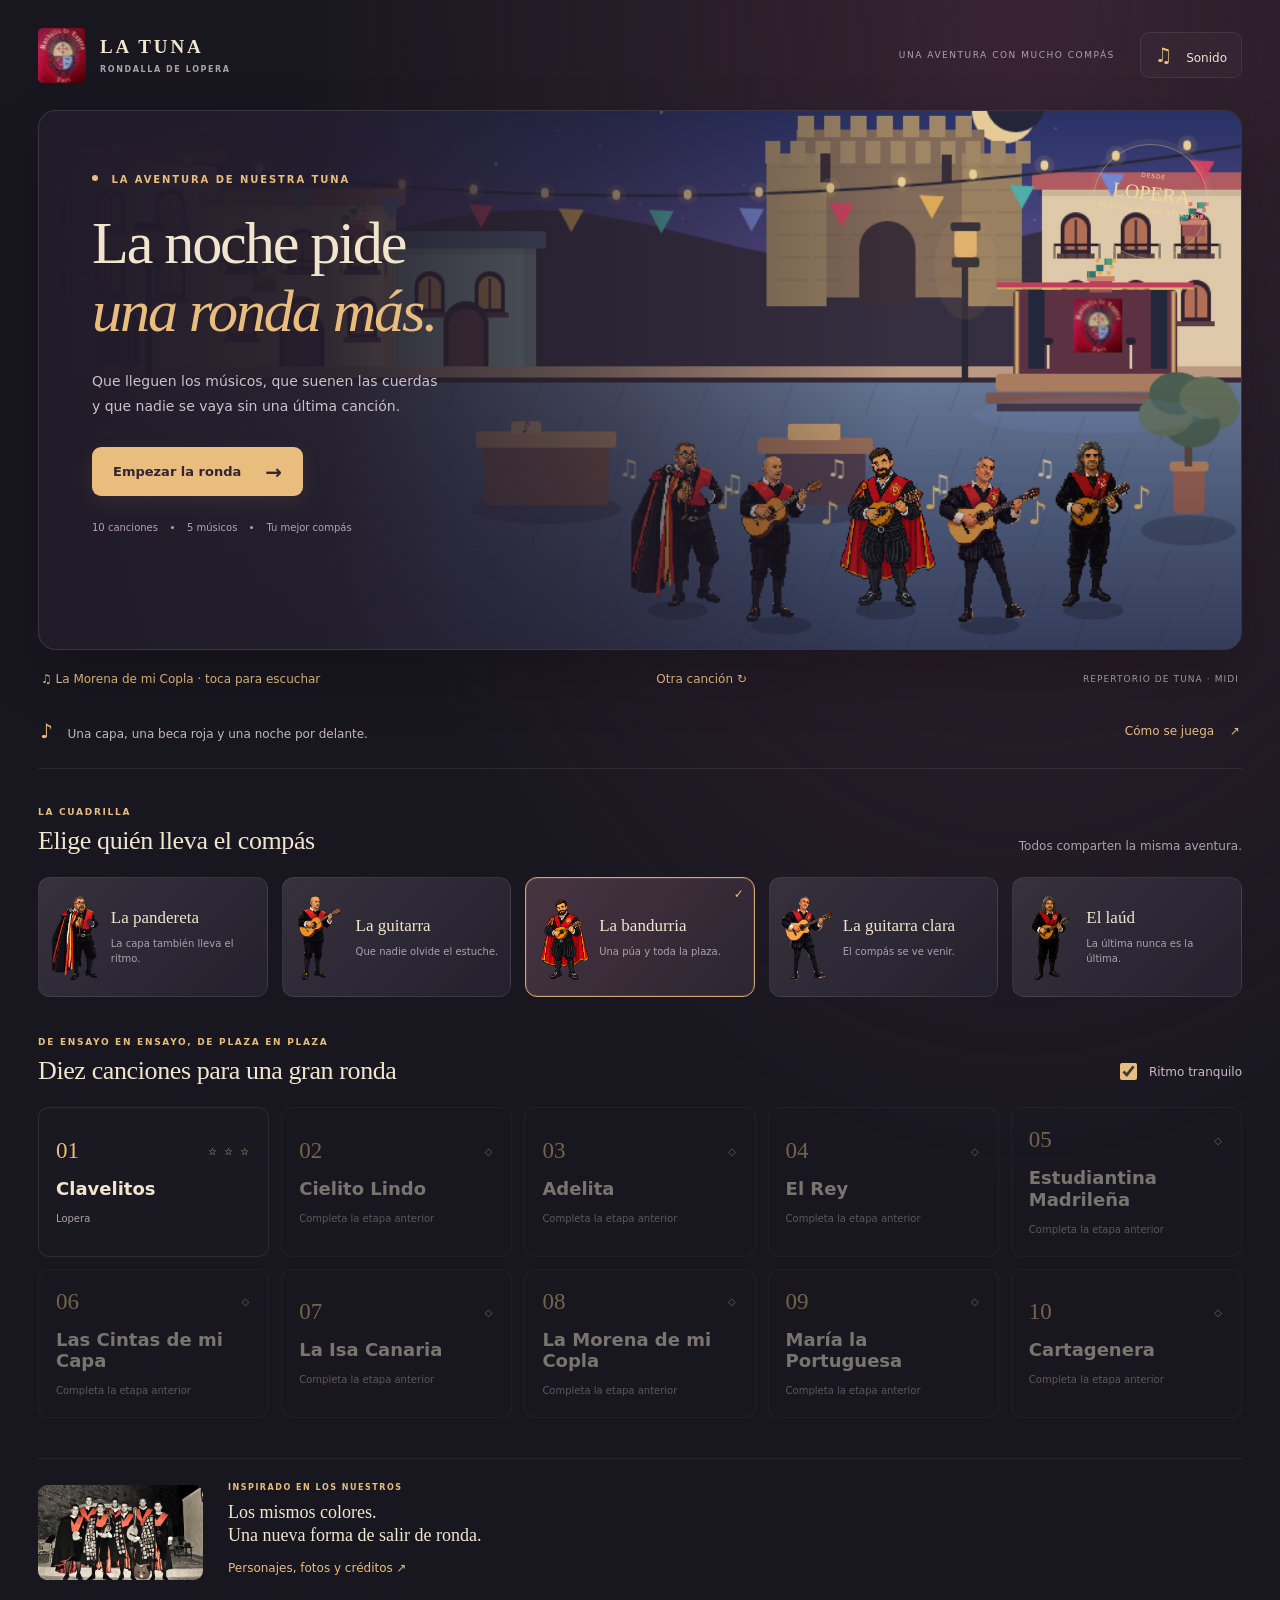
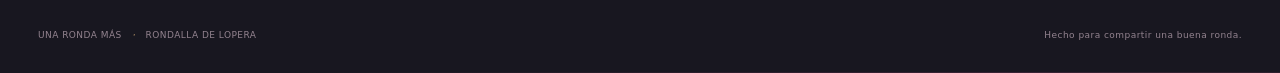
<file: JUEGO/index.html>
<!doctype html>
<html lang="es">
<head>
  <meta charset="UTF-8"><meta name="viewport" content="width=device-width,initial-scale=1,viewport-fit=cover">
  <meta name="theme-color" content="#201b29"><meta name="description" content="Una ronda más: la aventura musical de la Rondalla de Lopera. Prepara al grupo, recorre la plaza y toca a compás.">
  <title>Una ronda más · Rondalla de Lopera</title>
  <link rel="icon" href="assets/ui/escudo.webp"><link rel="stylesheet" href="css/game.css?v=2">
</head>
<body>
  <div class="page">
    <header class="masthead">
      <a class="brand" href="#" id="brand" aria-label="Volver al inicio del juego"><img src="assets/ui/escudo.webp" alt="Escudo original de la Rondalla de Lopera"><span>LA TUNA<small>RONDALLA DE LOPERA</small></span></a>
      <div class="header-right"><span class="edition">UNA AVENTURA CON MUCHO COMPÁS</span><button class="icon-button" id="settings-open" aria-label="Ajustes de sonido">♫ <span>Sonido</span></button><button class="icon-button" id="pause" hidden aria-label="Pausar partida">Ⅱ <span>Pausa</span></button></div>
    </header>

    <main>
      <section id="home" class="home">
        <div class="hero">
          <canvas id="home-art" class="hero-art" width="960" height="540" aria-label="Ilustración de los cinco músicos de la Rondalla en una plaza iluminada"></canvas>
          <div class="hero-shade"></div>
          <div class="hero-copy"><p class="eyebrow"><span></span> LA AVENTURA DE NUESTRA TUNA</p><h1>La noche pide<br><em>una ronda más.</em></h1><p class="hero-description">Que lleguen los músicos, que suenen las cuerdas<br class="desktop-break"> y que nadie se vaya sin una última canción.</p><button id="play" class="button primary">Empezar la ronda <span>→</span></button><div class="hero-meta"><span>10 canciones</span><i></i><span>5 músicos</span><i></i><span>Tu mejor compás</span></div></div>
          <div class="postmark"><span>DESDE</span><b>LOPERA</b><span>HASTA EL ÚLTIMO APLAUSO</span></div>
        </div>

        <div class="music-strip"><button id="music-now" class="text-button" aria-label="Activar y ver la música actual">♫ Activa la música</button><button id="next-song" class="text-button" aria-label="Cambiar canción del menú">Otra canción ↻</button><span>REPERTORIO DE TUNA · MIDI</span></div><div class="below-hero"><p><span class="gold">♪</span> Una capa, una beca roja y una noche por delante.</p><button id="how-open" class="text-button">Cómo se juega <span>↗</span></button></div>
        <section class="cast-section"><div class="section-heading"><div><p class="eyebrow">LA CUADRILLA</p><h2>Elige quién lleva el compás</h2></div><span class="muted">Todos comparten la misma aventura.</span></div><div id="characters" class="characters"></div></section>
        <section class="route-section"><div class="section-heading"><div><p class="eyebrow">DE ENSAYO EN ENSAYO, DE PLAZA EN PLAZA</p><h2>Diez canciones para una gran ronda</h2></div><label class="difficulty"><input id="easy" type="checkbox" checked> Ritmo tranquilo</label></div><div id="levels" class="levels"></div></section>
        <div class="photo-footer"><img src="assets/referencias/grupo.webp" alt="Fotografía original de los músicos de la Tuna"><div><p class="eyebrow">INSPIRADO EN LOS NUESTROS</p><p>Los mismos colores.<br>Una nueva forma de salir de ronda.</p><button id="credits-open" class="text-button">Personajes, fotos y créditos ↗</button></div></div>
      </section>

      <section id="play-area" class="play-area" hidden aria-label="Partida">
        <div class="hud"><div class="hud-title"><span id="level-number" class="level-number">01</span><div><p id="place">Lopera · El ensayo</p><h2 id="level-title">Que no falte una cuerda</h2></div></div><div class="hud-stats"><div><small>PUNTOS</small><b id="score">0</b></div><div class="health-stat"><small id="health-label">ÁNIMO</small><div class="health-track"><span id="health-fill"></span></div></div><div><small id="timer-label">TIEMPO</small><b id="timer">1:45</b></div></div></div>
        <div class="game-viewport"><canvas id="game" width="960" height="540" tabindex="0" aria-label="Plaza de juego. Usa WASD o flechas para moverte, espacio para recoger. En actuaciones pulsa la dirección de cada nota."></canvas><div id="beacons" class="beacons" aria-label="Objetivos de la plaza"></div></div>
        <div class="objective-bar"><span class="objective-dot"></span><p id="objective">Recoge los instrumentos</p><b id="progress">0 / 3</b></div>
        <div id="rhythm-controls" hidden><p id="next-note" class="note-hint">Prepárate para tocar…</p><div class="rhythm-controls" aria-label="Controles musicales"><button data-lane="0" aria-label="Nota izquierda">←<small>A</small></button><button data-lane="1" aria-label="Nota abajo">↓<small>S</small></button><button data-lane="2" aria-label="Nota arriba">↑<small>W</small></button><button data-lane="3" aria-label="Nota derecha">→<small>D</small></button></div></div>
        <div id="explore-controls" class="explore-controls"><div class="dpad" aria-label="Controles de movimiento"><button data-direction="up" aria-label="Mover arriba">↑</button><button data-direction="left" aria-label="Mover izquierda">←</button><button data-direction="down" aria-label="Mover abajo">↓</button><button data-direction="right" aria-label="Mover derecha">→</button></div><p class="controls-tip"><kbd>WASD</kbd> / <kbd>← ↑ ↓ →</kbd> moverse <span>·</span> <kbd>Espacio</kbd> recoger o tocar<br>También puedes tocar un objeto para ir hasta él.</p><button id="interact" class="button action">Recoger / tocar <span>✦</span></button></div>
      </section>
    </main>
    <footer class="footer"><span>UNA RONDA MÁS <i>·</i> RONDALLA DE LOPERA</span><span>Hecho para compartir una buena ronda.</span></footer>
  </div>

  <dialog id="modal"><div id="modal-content"></div></dialog>
  <dialog id="settings"><div class="dialog-head"><p class="eyebrow">A TU GUSTO</p><button class="close" data-close="settings" aria-label="Cerrar ajustes">×</button></div><h2>El sonido de la ronda</h2><p class="muted">La música se activa al empezar. Puedes tocar también en silencio.</p><label class="setting-row">Repertorio MIDI <input id="music" type="checkbox" checked></label><label class="setting-row">Efectos de juego <input id="effects" type="checkbox" checked></label><label class="volume-row">Volumen <input id="volume" type="range" min="0" max="100" value="45"><output id="volume-value">45%</output></label><button class="button primary full" id="test-sound">Probar sonido ♪</button><p id="audio-status" class="small muted"></p><p id="storage-status" class="small muted"></p></dialog>
  <div id="live-status" class="sr-only" role="status" aria-live="polite"></div>
  <noscript><div class="noscript">Activa JavaScript en tu navegador para jugar a Una ronda más.</div></noscript>
  <script src="src/songs.js?v=2"></script><script src="src/midi.js?v=2"></script><script src="src/data.js?v=2"></script><script src="src/engine.js?v=2"></script><script src="src/audio.js?v=2"></script><script src="src/art.js?v=2"></script><script src="src/game.js?v=2"></script>
</body>
</html>
</file>
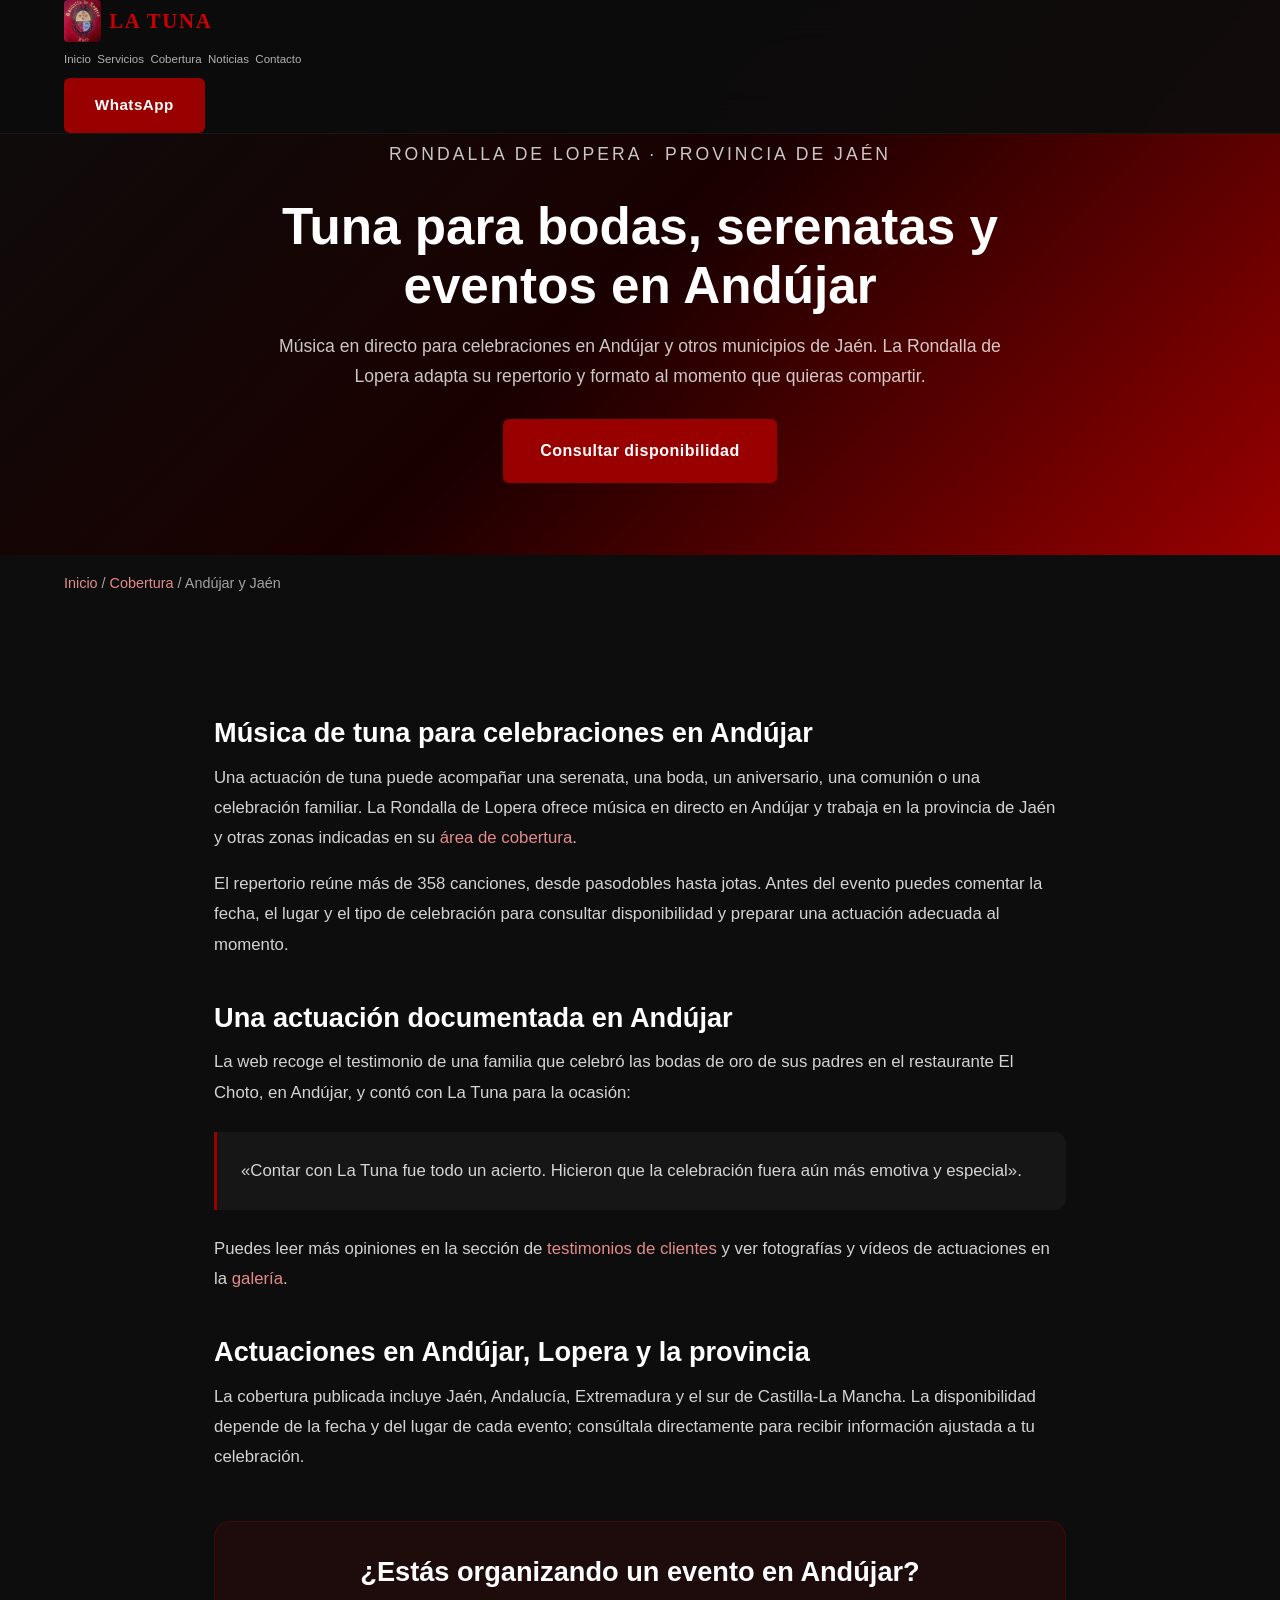
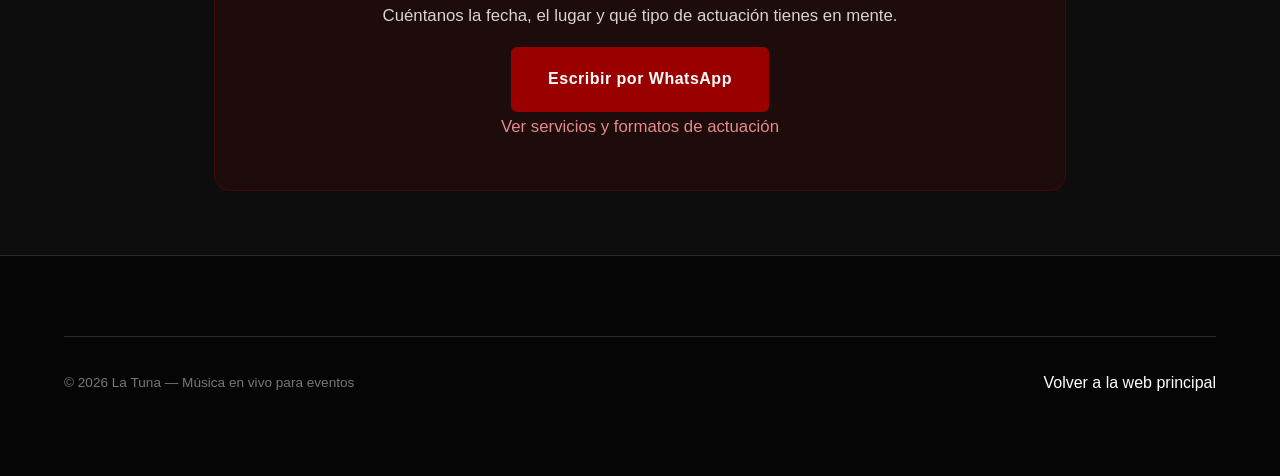
<file: tuna-en-andujar-jaen.html>
<!DOCTYPE html>
<html lang="es">
<head>
    <meta charset="UTF-8">
    <meta name="viewport" content="width=device-width, initial-scale=1.0">
    <title>Tuna para bodas y eventos en Andújar (Jaén) | La Tuna</title>
    <meta name="description" content="La Rondalla de Lopera lleva música de tuna a bodas, serenatas y celebraciones en Andújar y Jaén. Consulta disponibilidad para tu fecha.">
    <meta name="robots" content="index, follow">
    <link rel="canonical" href="https://aquiestalatuna.es/tuna-en-andujar-jaen.html">
    <meta property="og:type" content="website">
    <meta property="og:title" content="Tuna para bodas y eventos en Andújar (Jaén) | La Tuna">
    <meta property="og:description" content="Música en directo de la Rondalla de Lopera para bodas, serenatas y celebraciones en Andújar y Jaén.">
    <meta property="og:url" content="https://aquiestalatuna.es/tuna-en-andujar-jaen.html">
    <meta property="og:image" content="https://aquiestalatuna.es/LOGO.jpg">
    <meta property="og:locale" content="es_ES">
    <link rel="stylesheet" href="./styles.css">
    <link rel="icon" type="image/jpeg" href="./LOGO.jpg">
    <style>
        .local-hero{background:linear-gradient(135deg,#0D0D0D 0%,#1a0000 50%,#990000 100%);padding:140px 0 72px;text-align:center}
        .local-hero h1{max-width:850px;margin:0 auto 1rem;color:#fff;font-size:clamp(2rem,5vw,3.2rem);line-height:1.15}
        .local-hero p{max-width:760px;margin:0 auto 1.75rem;color:rgba(255,255,255,.78);font-size:1.1rem;line-height:1.7}
        .local-content{max-width:900px;margin:0 auto;padding:4rem 1.5rem;color:rgba(255,255,255,.82);font-size:1.05rem;line-height:1.8}
        .local-content h2{margin:2.5rem 0 .75rem;color:#fff;font-size:1.7rem;line-height:1.3}
        .local-content p,.local-content li{margin-bottom:1rem}
        .local-content a:not(.btn){color:#e38b8b}
        .local-quote{margin:1.5rem 0;padding:1.5rem;border-left:3px solid #990000;background:rgba(255,255,255,.04);border-radius:0 12px 12px 0}
        .local-cta{text-align:center;margin-top:3rem;padding:2rem;background:rgba(153,0,0,.12);border:1px solid rgba(153,0,0,.3);border-radius:16px}
        .local-cta h2{margin-top:0}
        .local-breadcrumb{padding:1rem 1.5rem;color:rgba(255,255,255,.62);font-size:.9rem}
        .local-breadcrumb a{color:#e38b8b}
    </style>
</head>
<body>
    <header class="header" id="header">
        <div class="container header__inner">
            <a href="./index.html" class="header__logo">
                <img src="./LOGO.jpg" alt="La Tuna, Rondalla de Lopera" class="header__logo-img">
                <span class="header__logo-text">LA TUNA</span>
            </a>
            <nav class="header__nav" id="mainNav">
                <a href="./index.html#inicio" class="header__nav-link">Inicio</a>
                <a href="./index.html#servicios" class="header__nav-link">Servicios</a>
                <a href="./index.html#cobertura" class="header__nav-link">Cobertura</a>
                <a href="./noticias.html" class="header__nav-link">Noticias</a>
                <a href="./index.html#contacto" class="header__nav-link">Contacto</a>
            </nav>
            <a href="https://wa.me/34622358110?text=Hola%2C%20me%20interesa%20contratar%20La%20Tuna%20en%20Andujar" class="btn btn--primary btn--sm" target="_blank" rel="noopener">WhatsApp</a>
            <button class="header__hamburger" id="hamburger" aria-label="Abrir menú"><span></span><span></span><span></span></button>
        </div>
    </header>

    <main>
        <section class="local-hero">
            <div class="container">
                <p class="section__eyebrow">Rondalla de Lopera · Provincia de Jaén</p>
                <h1>Tuna para bodas, serenatas y eventos en Andújar</h1>
                <p>Música en directo para celebraciones en Andújar y otros municipios de Jaén. La Rondalla de Lopera adapta su repertorio y formato al momento que quieras compartir.</p>
                <a class="btn btn--primary btn--lg" href="https://wa.me/34622358110?text=Hola%2C%20quiero%20consultar%20disponibilidad%20de%20La%20Tuna%20en%20Andujar" target="_blank" rel="noopener">Consultar disponibilidad</a>
            </div>
        </section>

        <nav class="local-breadcrumb" aria-label="Migas de pan">
            <div class="container"><a href="./index.html">Inicio</a> / <a href="./index.html#cobertura">Cobertura</a> / <span>Andújar y Jaén</span></div>
        </nav>

        <article class="local-content">
            <h2>Música de tuna para celebraciones en Andújar</h2>
            <p>Una actuación de tuna puede acompañar una serenata, una boda, un aniversario, una comunión o una celebración familiar. La Rondalla de Lopera ofrece música en directo en Andújar y trabaja en la provincia de Jaén y otras zonas indicadas en su <a href="./index.html#cobertura">área de cobertura</a>.</p>
            <p>El repertorio reúne más de 358 canciones, desde pasodobles hasta jotas. Antes del evento puedes comentar la fecha, el lugar y el tipo de celebración para consultar disponibilidad y preparar una actuación adecuada al momento.</p>

            <h2>Una actuación documentada en Andújar</h2>
            <p>La web recoge el testimonio de una familia que celebró las bodas de oro de sus padres en el restaurante El Choto, en Andújar, y contó con La Tuna para la ocasión:</p>
            <blockquote class="local-quote">«Contar con La Tuna fue todo un acierto. Hicieron que la celebración fuera aún más emotiva y especial».</blockquote>
            <p>Puedes leer más opiniones en la sección de <a href="./index.html#testimonios">testimonios de clientes</a> y ver fotografías y vídeos de actuaciones en la <a href="./index.html#galeria">galería</a>.</p>

            <h2>Actuaciones en Andújar, Lopera y la provincia</h2>
            <p>La cobertura publicada incluye Jaén, Andalucía, Extremadura y el sur de Castilla-La Mancha. La disponibilidad depende de la fecha y del lugar de cada evento; consúltala directamente para recibir información ajustada a tu celebración.</p>

            <section class="local-cta" aria-labelledby="consulta-title">
                <h2 id="consulta-title">¿Estás organizando un evento en Andújar?</h2>
                <p>Cuéntanos la fecha, el lugar y qué tipo de actuación tienes en mente.</p>
                <a class="btn btn--primary btn--lg" href="https://wa.me/34622358110?text=Hola%2C%20quiero%20informacion%20para%20un%20evento%20en%20Andujar" target="_blank" rel="noopener">Escribir por WhatsApp</a>
                <p><a href="./index.html#servicios">Ver servicios y formatos de actuación</a></p>
            </section>
        </article>
    </main>

    <footer class="footer">
        <div class="container"><div class="footer__bottom"><p>&copy; 2026 La Tuna — Música en vivo para eventos</p><a href="./index.html">Volver a la web principal</a></div></div>
    </footer>
    <script src="./main.js"></script>
</body>
</html>
</file>
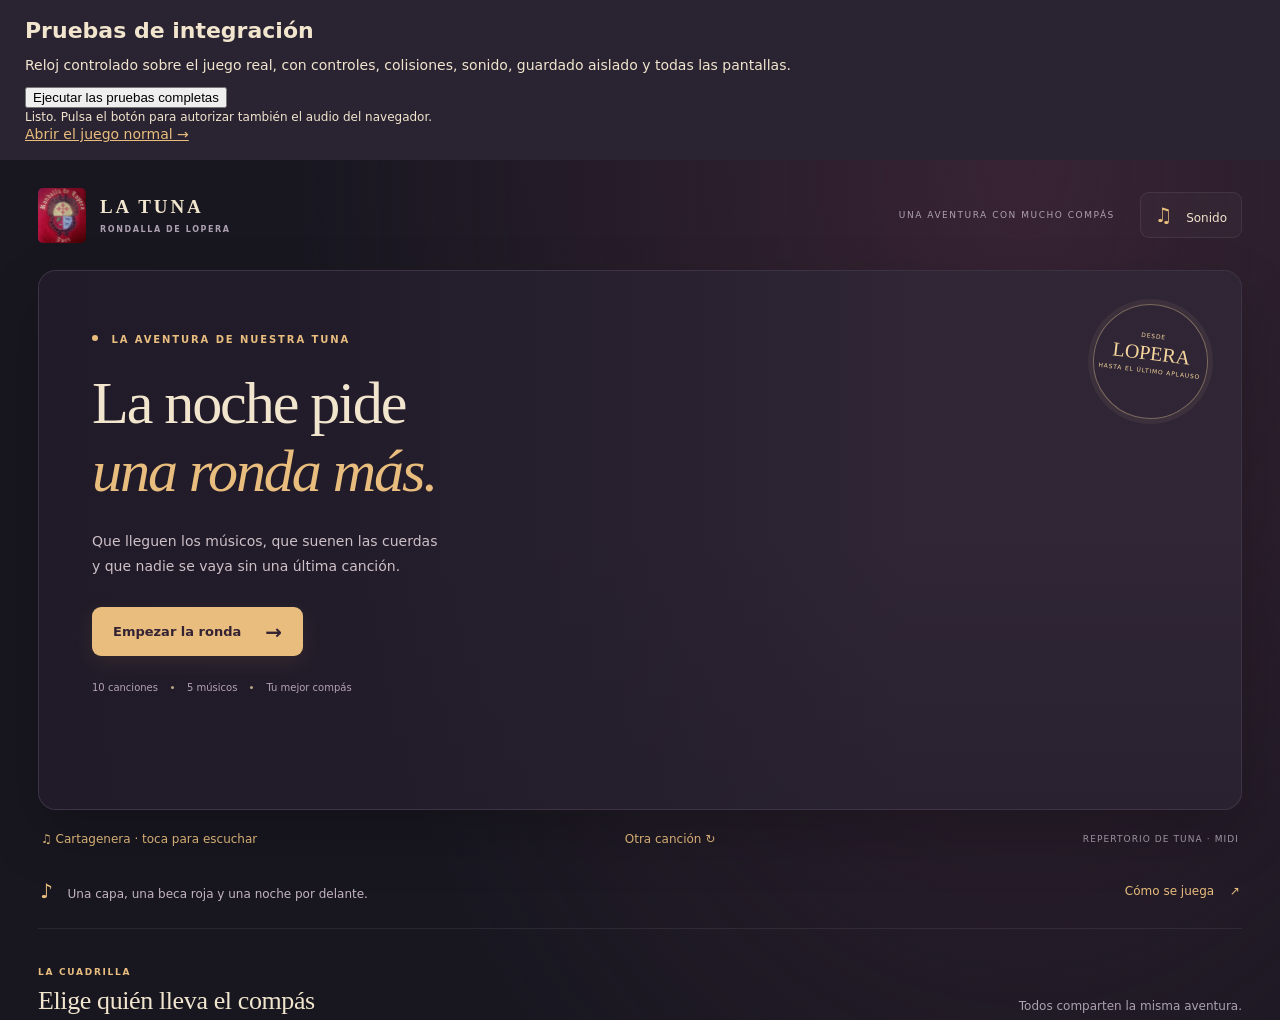
<file: JUEGO/tests/browser-integration.html>
<!doctype html><html lang="es"><meta charset="utf-8"><meta name="viewport" content="width=device-width,initial-scale=1"><title>Pruebas de integración · Una ronda más</title>
<style>body{margin:0;background:#181720;color:#f1e5ce;font:14px system-ui}header{padding:18px 25px;background:#2a2331}h1{font-size:22px;margin:0 0 8px}#results{white-space:pre-wrap;font-size:12px;max-height:210px;overflow:auto;line-height:1.5}iframe{display:block;border:0;width:100%;height:860px}a{color:#e8bd7e}</style>
<header><h1>Pruebas de integración</h1><p>Reloj controlado sobre el juego real, con controles, colisiones, sonido, guardado aislado y todas las pantallas.</p><button id="run" disabled>Ejecutar las pruebas completas</button><div id="results" role="status">Cargando…</div><a href="../index.html">Abrir el juego normal →</a></header><iframe id="app" src="../index.html?v=2#qa" title="Juego durante la prueba de integración" allow="autoplay"></iframe>
<script>
'use strict';
const iframe=document.getElementById('app'),output=document.getElementById('results');let passed=0,failures=0,lines=[];
function check(name,condition){if(condition){passed++;lines.push('PASS · '+name);}else{failures++;lines.push('FAIL · '+name);}output.textContent=lines.join('\n');}
iframe.addEventListener('load',()=>{document.getElementById('run').disabled=false;output.textContent='Listo. Pulsa el botón para autorizar también el audio del navegador.';});
document.getElementById('run').addEventListener('click',async()=>{
 document.getElementById('run').disabled=true;
 try{
  const w=iframe.contentWindow,d=w.document,qa=w.TunaQA,g=qa.game;await qa.musicReady;
  const step=(n,input)=>{for(let t=0;t<n;t+=.01)qa.step(Math.min(.01,n-t),input);};
  const click=selector=>d.querySelector(selector).click();
  const key=(code,keyValue)=>{d.getElementById('game').focus();d.dispatchEvent(new w.KeyboardEvent('keydown',{code,key:keyValue||code,bubbles:true}));};
  const release=code=>d.dispatchEvent(new w.KeyboardEvent('keyup',{code,bubbles:true}));
  output.textContent='';
  check('Carga inicial',!d.getElementById('home').hidden&&d.querySelectorAll('.character-card').length===5);
  click('[data-character="laud"]');check('Selección de personaje canónico',qa.save.character==='laud');
  const initialSong=qa.audio.track.id;click('#next-song');check('Menú cambia canción sin repetición',qa.audio.track.id!==initialSong);click('[data-level="0"]');check('Empezar partida abre instrucciones',g.phase==='brief'&&d.getElementById('modal').open);
  click('[data-action="begin"]');check('Inicio de nivel',g.phase==='playing');
  const before=g.player.x;key('KeyD','d');qa.step(.1,{x:1,y:0});release('KeyD');check('Movimiento de teclado',g.player.x>before);
  g.player={x:330,y:338};step(2,{x:1,y:0});check('Colisión con banco',g.player.x<=339.1);
  click('#settings-open');check('Ajustes pausan sin superponer otro diálogo',g.phase==='paused'&&d.getElementById('settings').open&&!d.getElementById('modal').open);
  click('#music');click('#effects');check('Audio con controles independientes',qa.save.music===false&&qa.save.effects===false);
  click('#music');click('#effects');d.getElementById('volume').value=28;d.getElementById('volume').dispatchEvent(new w.Event('input'));check('Volumen',qa.save.volume===.28);
  click('[data-close="settings"]');await new Promise(r=>setTimeout(r,60));check('Ajustes reanudan la partida',g.phase==='playing');
  key('Escape');check('Escape pausa',g.phase==='paused');const time=g.clock;step(3);check('El tiempo no avanza en pausa',g.clock===time);click('[data-action="resume"]');
  g.health=0;qa.step(.01);check('Derrota y pantalla de reintento',g.phase==='defeat'&&d.querySelector('[data-action="retry"]'));
  click('[data-action="retry"]');check('Reinicio limpia puntuación y objetos',g.phase==='brief'&&g.score===0&&!g.items.some(i=>i.collected));
  await qa.audio.unlock();check('Audio real inicializado o alternativa silenciosa',qa.audio.ctx?.state==='running'||qa.audio.available===false);
  // Simulated seconds run faster than audible time: mute after checking audio.
  qa.save.music=false;qa.save.effects=false;qa.audio.stop();
  let scoreTotal=0;
  for(let level=0;level<10;level++){
   click('[data-action="begin"]');
   for(const item of g.items){click(`[data-target="${item.id}"]`);let watchdog=0;while(g.target!==null&&g.phase==='playing'&&watchdog++<3000)qa.step(.01);check(`Etapa ${level+1}: objetivo ${item.id+1} alcanzado`,item.collected);}
   click('[data-target="stage"]');let watchdog=0;while(g.mode!=='rhythm'&&g.phase==='playing'&&watchdog++<3000)qa.step(.01);check(`Etapa ${level+1}: transición musical`,g.mode==='rhythm');check(`Etapa ${level+1}: MIDI correspondiente y teclas progresivas`,qa.audio.track.id===g.config.song&&d.querySelectorAll('[data-lane]').length===g.config.laneCount);
   for(const note of g.notes){step(Math.max(0,note.at-g.clock));const code=w.TunaData.codes[note.lane];if(level===2)key('Space',' ');else if(level===3){const b=d.querySelector(`[data-lane="${note.lane}"]`);b.dispatchEvent(new w.PointerEvent('pointerdown',{bubbles:true,pointerId:1}));}else key(code,code);release(code);qa.step(0);}
   step(Math.max(0,g.duration-g.clock)+.1);
   check(`Etapa ${level+1}: canción completa con controles reales`,g.hits===g.notes.length&&g.phase===(level===9?'victory':'result'));
   check(`Etapa ${level+1}: puntuación y estrellas`,g.score>1000&&qa.save.stars[level]===3&&g.total>scoreTotal);scoreTotal=g.total;
   if(level<9)click('[data-action="next"]');
  }
  check('Victoria final visible',g.phase==='victory'&&d.getElementById('modal-content').textContent.includes('Una ronda para recordar'));
  const restored=w.TunaEngine.readSave(qa.storage);check('Guardado y desbloqueo de las diez canciones',restored.unlocked===9&&restored.best.every(n=>n>0)&&restored.stars.every(n=>n===3));
  check('Los diez archivos MIDI cargan',w.TunaMusic.status.size===10&&Array.from(w.TunaMusic.status.values()).every(x=>x==='archivo'));check('Escudo y sprites cargados',Array.from(d.querySelectorAll('#characters img,.brand img')).every(im=>im.complete&&im.naturalWidth>0));check('Los cinco atlas PNG cargan y se usan en el renderer',w.TunaData.characters.every(c=>qa.art.images[c.id+'-atlas']?.naturalWidth===768));
  await new Promise(r=>setTimeout(r,300));qa.step(0);
  output.textContent=`${passed} comprobaciones correctas · ${failures} fallos\n`+lines.join('\n');document.body.dataset.passed=passed;document.body.dataset.failed=failures;
 }catch(error){failures++;output.textContent+='\nERROR: '+error.stack;document.body.dataset.failed=failures;console.error(error);}
});
</script></html>
</file>
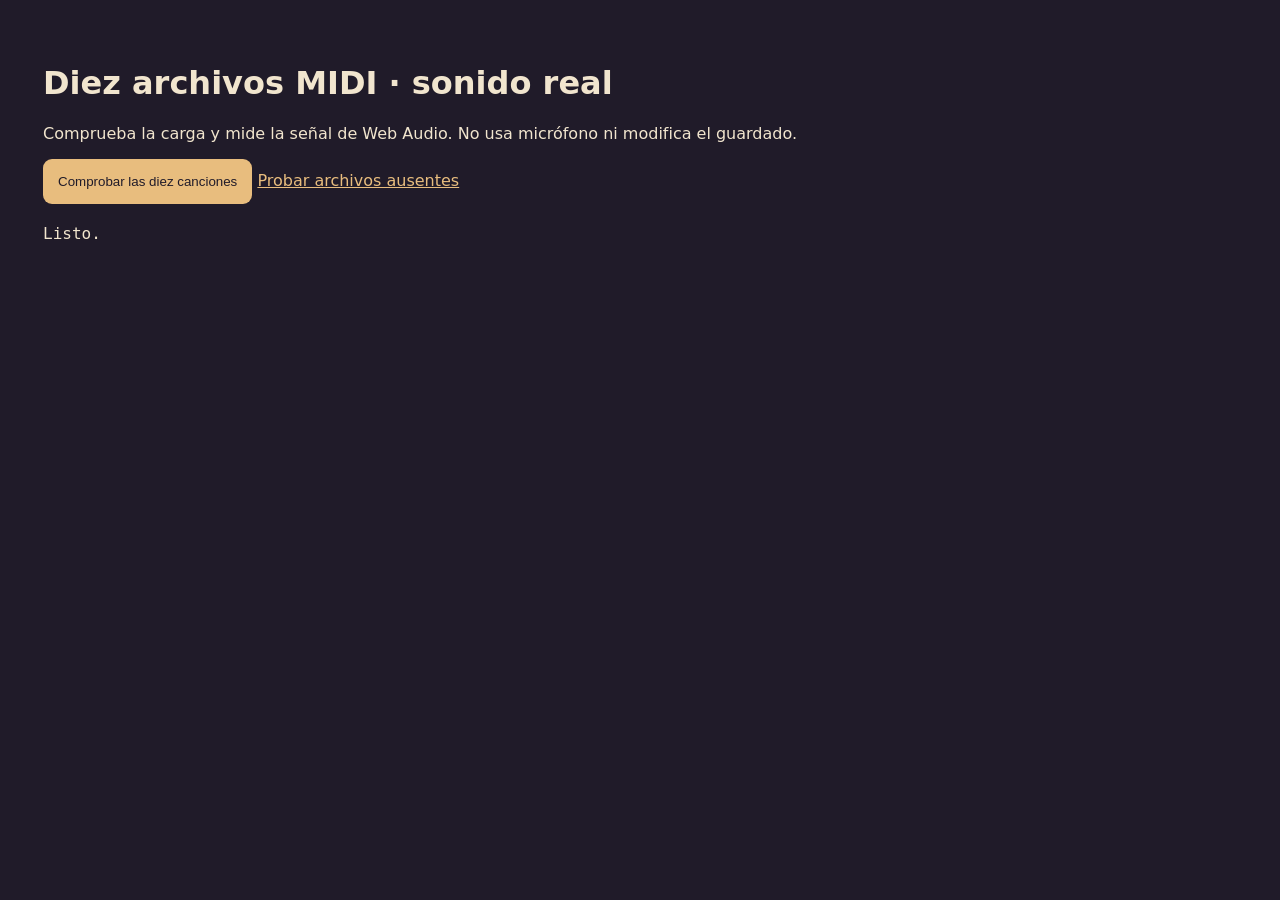
<file: JUEGO/tests/music-browser.html>
<!doctype html><html lang="es"><meta charset="utf-8"><meta name="viewport" content="width=device-width,initial-scale=1"><title>Auditoría MIDI y sonido real</title><style>body{background:#201b29;color:#f1e5ce;font:16px system-ui;padding:35px}button{padding:15px;border:0;border-radius:9px;background:#e8bd7e;color:#201b29}pre{line-height:1.7;white-space:pre-wrap}a{color:#e8bd7e}</style>
<h1>Diez archivos MIDI · sonido real</h1><p>Comprueba la carga y mide la señal de Web Audio. No usa micrófono ni modifica el guardado.</p><button id="run">Comprobar las diez canciones</button> <a href="?fallback=1">Probar archivos ausentes</a><pre id="results" role="status">Listo.</pre>
<script src="../src/songs.js?v=2"></script><script>const nativeFetch=window.fetch.bind(window);window.fetch=location.search.includes('fallback=1')?async()=>{throw Error('Ausencia simulada del archivo MIDI');}:(url,options)=>nativeFetch(new URL('../'+url,location.href),options);</script><script src="../src/midi.js?v=2"></script><script src="../src/audio.js?v=2"></script><script>
const out=document.getElementById('results');let passed=0,failed=0;const lines=[];
function check(name,ok){ok?passed++:failed++;lines.push((ok?'PASS':'FAIL')+' · '+name);out.textContent=lines.join('\n');}
document.getElementById('run').onclick=async()=>{
 document.getElementById('run').disabled=true;
 try{
  const bus=new TunaAudio({music:true,effects:false,volume:.45});await bus.unlock();await TunaMusic.preload();
  const fallback=location.search.includes('fallback=1');check('Carga de los diez recursos '+(fallback?'con respaldo integrado':'desde archivos locales'),TunaMusic.status.size===10&&Array.from(TunaMusic.status.values()).every(v=>v===(fallback?'integrado':'archivo')));
  check('AudioContext real activado',bus.ctx?.state==='running');if(!bus.ctx)throw Error('Web Audio no disponible en este navegador');
  const analyser=bus.ctx.createAnalyser();analyser.fftSize=1024;bus.master.disconnect();bus.master.connect(analyser);analyser.connect(bus.ctx.destination);const wave=new Float32Array(analyser.fftSize);
  for(const song of TunaSongs){
   bus.select(song.id,{context:'menu'});let peak=0;const start=performance.now();
   await new Promise(resolve=>{function sample(){bus.update({phase:'menu'});analyser.getFloatTimeDomainData(wave);peak=Math.max(peak,Math.sqrt(wave.reduce((s,v)=>s+v*v,0)/wave.length));if(performance.now()-start<1500)requestAnimationFrame(sample);else resolve();}sample();});
   check(song.title+' · señal RMS '+peak.toFixed(4)+' · '+bus.ctx.state+' · voces '+bus.nodes.size+' · reloj '+bus.ctx.currentTime.toFixed(2),peak>.0001);bus.stop();
  }
  bus.settings.music=false;bus.update({phase:'menu'});check('Silencio limpia voces',bus.nodes.size===0);
  document.body.dataset.passed=passed;document.body.dataset.failed=failed;out.textContent=`${passed} comprobaciones correctas · ${failed} fallos\n`+lines.join('\n');
 }catch(e){document.body.dataset.failed=++failed;out.textContent+='\nERROR: '+e.message;console.error(e);}
};
</script></html>
</file>
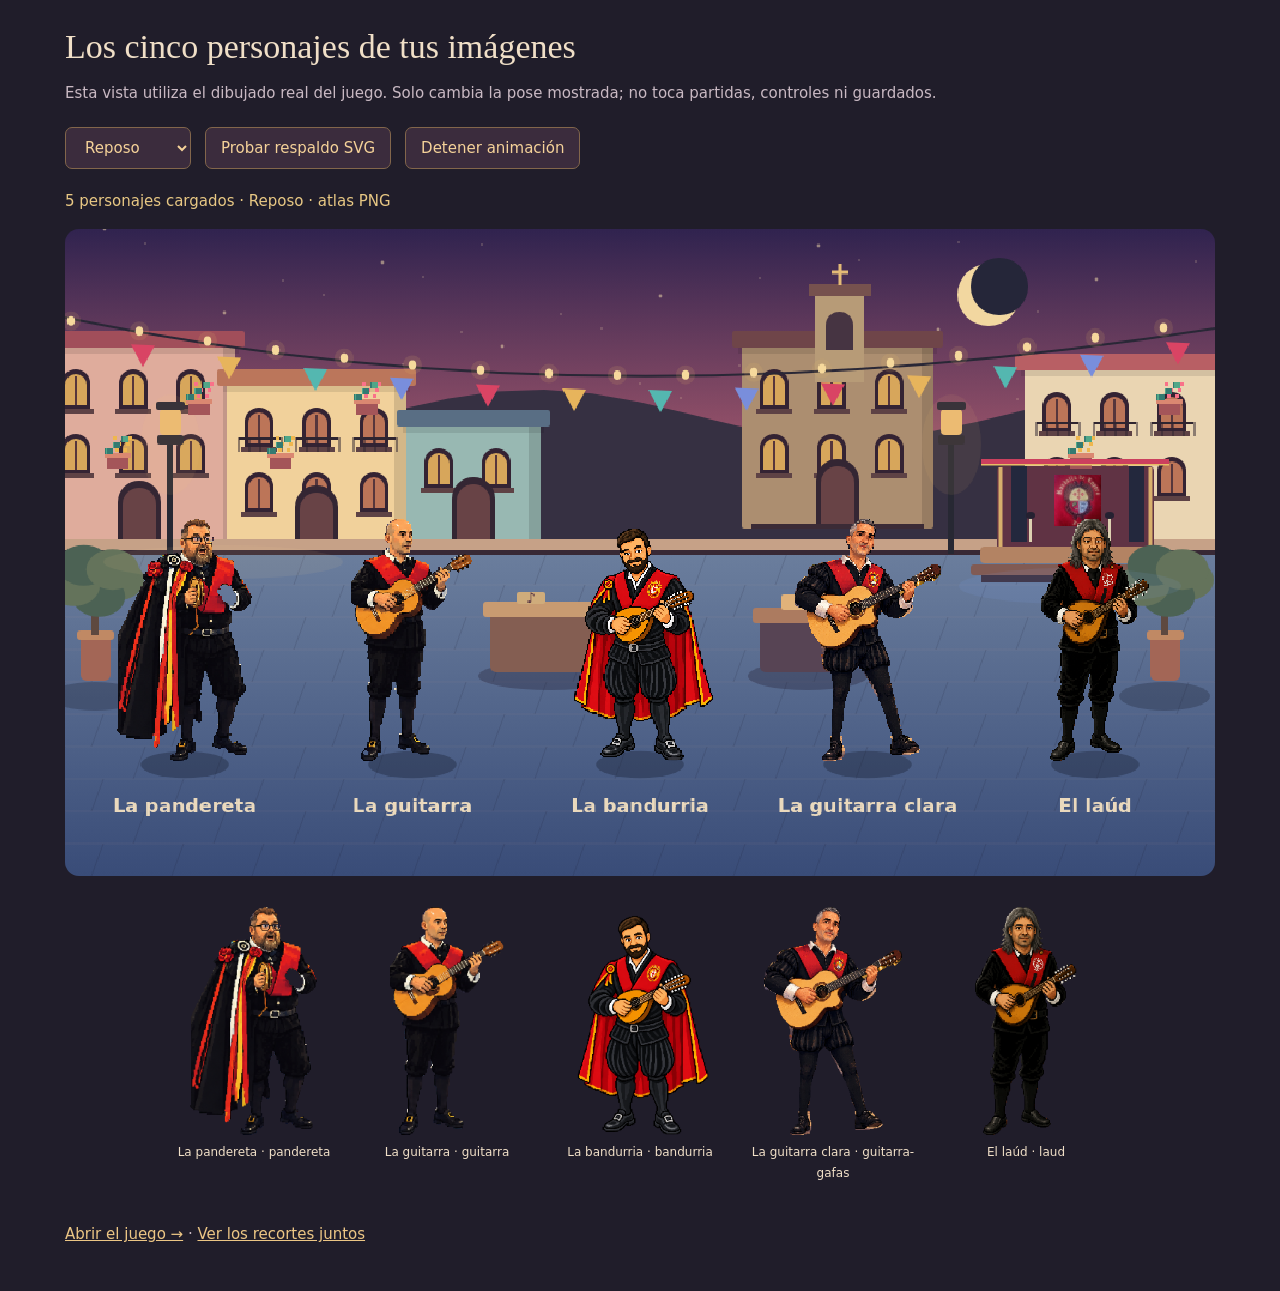
<file: JUEGO/tests/personajes-browser.html>
<!doctype html><html lang="es"><meta charset="utf-8"><meta name="viewport" content="width=device-width,initial-scale=1"><base href="../"><title>Revisión de personajes · Una ronda más</title>
<style>body{margin:0;background:#201d2a;color:#f0dfc7;font:15px system-ui}main{max-width:1150px;margin:auto;padding:28px}h1{font:34px Georgia;margin:0 0 12px}p{color:#c9b9c3;line-height:1.7}nav{display:flex;gap:14px;flex-wrap:wrap;margin:20px 0}button,select{font:inherit;color:#f5d299;background:#3b2c3d;padding:10px 15px;border:1px solid #82664b;border-radius:7px}canvas{display:block;width:100%;height:auto;border-radius:14px;background:#242133;image-rendering:pixelated}#cast{display:flex;gap:18px;justify-content:center;flex-wrap:wrap}figure{margin:22px 0;width:175px;text-align:center}figure img{width:144px;height:240px;object-fit:contain;image-rendering:pixelated}figcaption{line-height:1.8;font-size:12px}#status{color:#e8c884}a{color:#ecc685}</style>
<main><h1>Los cinco personajes de tus imágenes</h1><p>Esta vista utiliza el dibujado real del juego. Solo cambia la pose mostrada; no toca partidas, controles ni guardados.</p><nav><select id="pose" aria-label="Animación"><option value="idle">Reposo</option><option value="walk">Caminar</option><option value="playing">Actuación</option><option value="victory">Victoria</option></select><button id="fallback">Probar respaldo SVG</button><button id="freeze">Detener animación</button></nav><p id="status" role="status">Cargando cinco atlas…</p><canvas id="preview" width="960" height="540" aria-label="Los cinco personajes animados en la plaza"></canvas><section id="cast" aria-label="Bases originales"></section><p><a href="index.html">Abrir el juego →</a> · <a href="assets/personajes/comparacion-reparto.png">Ver los recortes juntos</a></p></main>
<script src="src/songs.js"></script><script src="src/midi.js"></script><script src="src/data.js"></script><script src="src/engine.js"></script><script src="src/art.js"></script><script>
'use strict';
const canvas=document.getElementById('preview'),art=new TunaArt(canvas),pose=document.getElementById('pose'),status=document.getElementById('status');let fallback=false,frozen=false,time=0,last=performance.now(),stored={};
TunaData.characters.forEach(c=>{const figure=document.createElement('figure'),im=document.createElement('img'),caption=document.createElement('figcaption');im.src='assets/personajes/'+c.id+'.svg';im.alt=c.name;caption.textContent=c.name+' · '+c.id;figure.append(im,caption);document.getElementById('cast').append(figure);});
function report(){const ready=TunaData.characters.filter(c=>art.images[c.id]&&(fallback||art.images[c.id+'-atlas']?.naturalWidth===768)).length;status.textContent=ready===5?`5 personajes cargados · ${pose.selectedOptions[0].textContent} · ${fallback?'respaldo SVG':'atlas PNG'}`:`Cargando… ${ready}/5`;document.body.dataset.loaded=ready;document.body.dataset.pose=pose.value;document.body.dataset.fallback=fallback;}
pose.addEventListener('change',report);
document.getElementById('fallback').onclick=()=>{fallback=!fallback;TunaData.characters.forEach(c=>{const key=c.id+'-atlas';if(fallback){stored[key]=art.images[key];art.images[key]=null;}else art.images[key]=stored[key];});report();};
document.getElementById('freeze').onclick=e=>{frozen=!frozen;e.target.textContent=frozen?'Reanudar animación':'Detener animación';};
function frame(now){const dt=Math.min(.05,(now-last)/1000);last=now;if(!frozen)time+=dt;art.resize();art.time=time;art.scene('plaza');TunaData.characters.forEach((c,i)=>{art.character(c.id,100+i*190,445,1.6,pose.value,1);art.text(c.name,100+i*190,487,16);});report();requestAnimationFrame(frame);}requestAnimationFrame(frame);
</script></html>
</file>
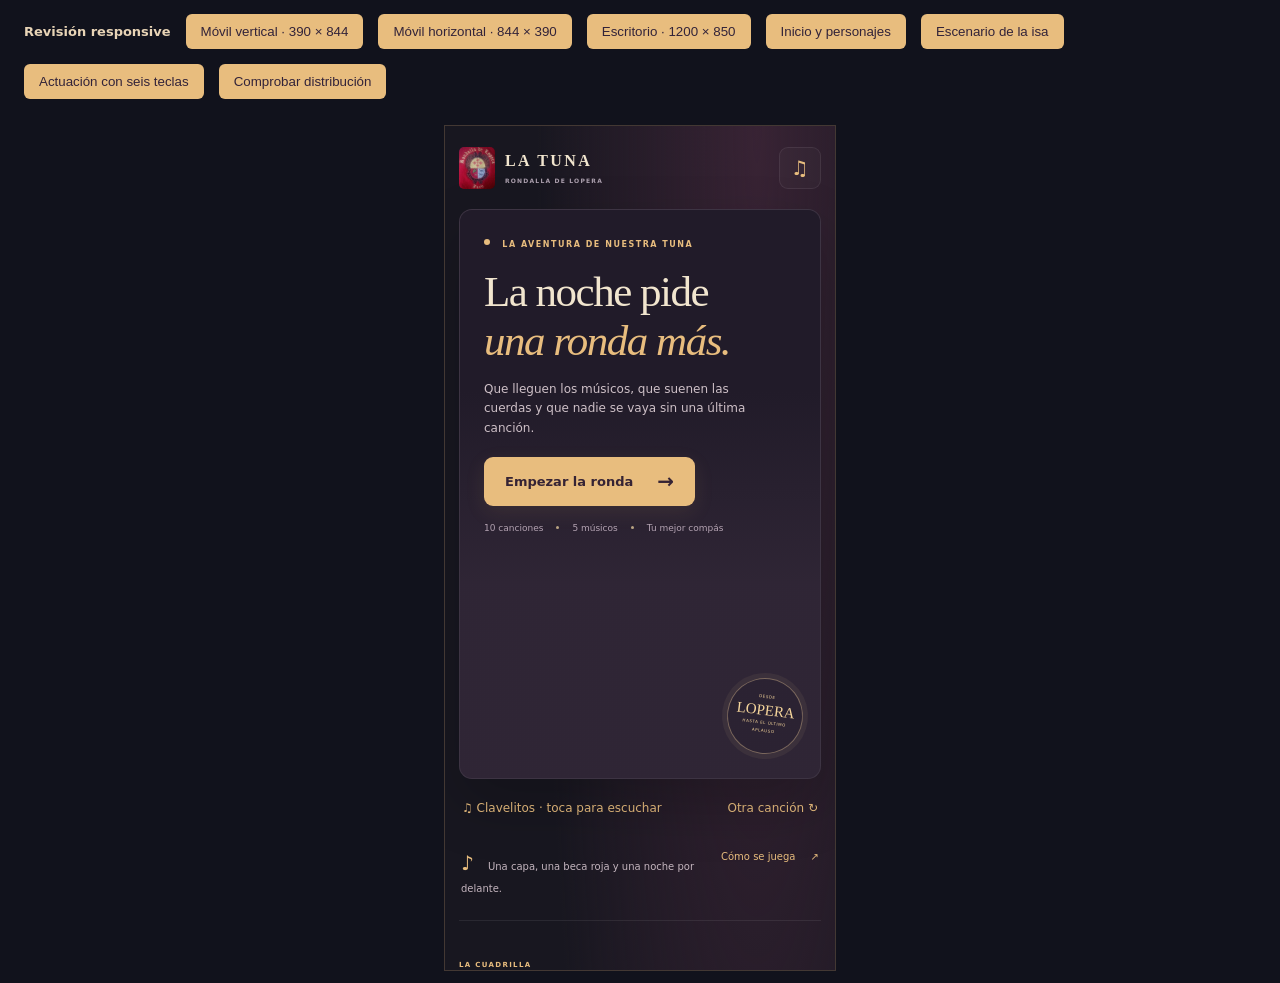
<file: JUEGO/tests/responsive.html>
<!doctype html><html lang="es"><meta charset="utf-8"><meta name="viewport" content="width=device-width,initial-scale=1"><title>Prueba responsive · Una ronda más</title>
<style>body{margin:0;background:#11121c;color:#e8d4b6;font:13px system-ui}header{padding:14px 24px;display:flex;align-items:center;gap:15px;flex-wrap:wrap}button{background:#e8bd7e;color:#322339;border:0;padding:10px 15px;border-radius:6px;cursor:pointer}iframe{display:block;margin:12px auto;border:1px solid #b9946644;width:390px;height:844px;max-width:calc(100vw - 24px);background:#181720}</style>
<header><b>Revisión responsive</b><button data-width="390" data-height="844">Móvil vertical · 390 × 844</button><button data-width="844" data-height="390">Móvil horizontal · 844 × 390</button><button data-width="1200" data-height="850">Escritorio · 1200 × 850</button><button id="home">Inicio y personajes</button><button id="garden">Escenario de la isa</button><button id="final">Actuación con seis teclas</button><button id="check">Comprobar distribución</button><span id="report" role="status"></span></header>
<iframe id="preview" src="../index.html?v=2#qa" title="Juego en la vista responsive"></iframe><script>
const f=document.getElementById('preview');document.querySelectorAll('[data-width]').forEach(b=>b.onclick=()=>{f.style.width=b.dataset.width+'px';f.style.height=b.dataset.height+'px';});
document.getElementById('home').onclick=()=>{f.contentDocument.getElementById('brand').click();f.contentWindow.TunaQA.step(0);};
function scene(level,rhythm){const w=f.contentWindow,q=w.TunaQA;q.save.music=false;q.save.effects=false;q.audio.stop();q.start(level);f.contentDocument.querySelector('[data-action="begin"]').click();if(rhythm)q.game.startRhythm();q.step(0);if(rhythm)for(let i=0;i<300;i++)q.step(.01);q.step(0);}
document.getElementById('garden').onclick=()=>scene(6,false);document.getElementById('final').onclick=()=>scene(9,true);
document.getElementById('check').onclick=()=>{const d=f.contentDocument,w=f.contentWindow,buttons=Array.from(d.querySelectorAll('[data-lane],[data-direction],#interact')),visible=buttons.filter(b=>b.getBoundingClientRect().height>0),ok=d.documentElement.scrollWidth<=w.innerWidth+1&&visible.every(b=>{const r=b.getBoundingClientRect();return r.width>=44&&r.height>=44&&r.left>=0&&r.right<=w.innerWidth+1&&r.bottom<=w.innerHeight;});document.getElementById('report').textContent=(ok?'PASS':'FAIL')+' · sin desbordamiento, controles visibles de 44 px';document.body.dataset.layout=ok?'pass':'fail';};
</script></html>
</file>
<file: JUEGO/css/game.css>
@charset "UTF-8";
:root{color-scheme:dark;--bg:#181720;--panel:#24202c;--gold:#e8bd7e;--cream:#f1e5ce;--muted:#ada1af;--red:#a9344d;--border:#ffffff13;--font:system-ui,-apple-system,"Segoe UI",sans-serif}
*{box-sizing:border-box}body{margin:0;background:radial-gradient(ellipse at 80% 0,#382334 0,transparent 50%),var(--bg);color:var(--cream);font-family:var(--font);font-size:15px}button,input,a{-webkit-tap-highlight-color:transparent}button,a,input{touch-action:manipulation}button{font:inherit;color:inherit;cursor:pointer}button:disabled{cursor:default;opacity:.45}button:focus-visible,a:focus-visible,input:focus-visible,canvas:focus-visible{outline:3px solid #f3cc91;outline-offset:5px}a{color:inherit;text-decoration:none}button{border:0}button,input{accent-color:var(--gold)}[hidden]{display:none!important}.page{max-width:1320px;margin:0 auto;padding:0 38px}.masthead{min-height:110px;display:flex;align-items:center;justify-content:space-between;gap:20px}.brand{display:flex;gap:14px;align-items:center}.brand img{width:48px;height:55px;object-fit:cover;border-radius:5px}.brand>span{letter-spacing:.15em;font:700 19px Georgia,serif}.brand small{display:block;letter-spacing:.2em;font:600 8px var(--font);margin-top:7px;color:var(--muted)}.header-right{display:flex;align-items:center;gap:25px}.edition{font-size:9px;letter-spacing:.17em;color:var(--muted)}.icon-button{background:#ffffff06;border:1px solid var(--border);border-radius:9px;padding:10px 14px;color:var(--gold);font-size:20px}.icon-button span{font-size:12px;margin-left:7px;color:var(--cream)}
.hero{height:540px;position:relative;overflow:hidden;border-radius:18px;border:1px solid #ffffff10;box-shadow:0 25px 60px #0003;background:#302636}.hero-art{position:absolute;height:100%;width:100%;object-fit:cover;object-position:70% center}.hero-shade{position:absolute;inset:0;background:linear-gradient(90deg,#211b29 0%,#211b29ed 24%,#211b2990 48%,#211b2910 72%),linear-gradient(0deg,#211b2966,transparent 50%)}.hero-copy{position:relative;padding:63px 53px;max-width:645px}.eyebrow{font-size:10px;font-weight:700;letter-spacing:.19em;color:var(--gold);margin:0 0 15px}.eyebrow>span{display:inline-block;width:6px;height:6px;background:var(--gold);border-radius:50%;margin-right:8px;vertical-align:2px}h1{font:400 clamp(40px,4.7vw,64px)/1.13 Georgia,serif;letter-spacing:-.035em;margin:24px 0}h1 em{font-weight:400;color:var(--gold)}.hero-description{font-size:14px;color:#cec0c7;line-height:1.8;margin:0 0 28px}.button{border-radius:9px;min-height:49px;padding:13px 21px;font-size:13px;font-weight:700;display:inline-flex;justify-content:center;align-items:center;gap:24px;transition:background .15s,transform .15s,box-shadow .15s}.button:hover{transform:translateY(-2px)}.button:active{transform:translateY(1px)}.primary{background:var(--gold);color:#352334;box-shadow:0 6px 20px #d7a6601a}.primary:hover{background:#f5d198}.secondary{background:#ffffff08;border:1px solid #ffffff1f;color:var(--cream)}.danger{background:#6b2e44}.button span{font-size:20px;line-height:1}.hero-meta{display:flex;align-items:center;gap:13px;font-size:10px;color:#b4a3b2;margin-top:26px}.hero-meta i{height:3px;width:3px;border-radius:50%;background:#b9a483}.postmark{position:absolute;right:33px;top:33px;text-align:center;transform:rotate(7deg);border:1px solid #e9c89869;border-radius:50%;width:115px;height:115px;padding:25px 3px;color:#f6d69c;box-shadow:0 0 0 5px #edcc9310}.postmark span{display:block;font-size:6px;letter-spacing:.14em;line-height:2}.postmark b{font:20px Georgia,serif}.below-hero{display:flex;justify-content:space-between;gap:12px;padding:13px 2px;border-bottom:1px solid var(--border);color:#c4b5be;font-size:12px;align-items:center}.gold{color:var(--gold);font-size:20px;margin-right:11px}.text-button{background:transparent;color:var(--gold);padding:8px 0;font-size:12px}.text-button span{margin-left:12px}.section-heading{display:flex;justify-content:space-between;align-items:end;gap:16px;margin-bottom:21px}.section-heading .eyebrow{margin-bottom:8px;font-size:9px}h2{font:400 26px/1.2 Georgia,serif;letter-spacing:-.015em;margin:0}.muted{color:var(--muted);font-size:12px;line-height:1.7}.cast-section{margin:38px 0}.characters{display:grid;grid-template-columns:repeat(4,1fr);gap:14px}.character-card{position:relative;border:1px solid var(--border);border-radius:12px;background:linear-gradient(135deg,#37303d,#23212d);text-align:left;display:flex;gap:12px;align-items:center;min-height:112px;padding:13px 15px;transition:border-color .2s,background .2s}.character-card img{width:54px;height:88px;object-fit:contain}.character-card strong{font:19px Georgia,serif;display:block;margin-bottom:8px}.character-card small{font-size:10px;line-height:1.5;color:var(--muted);display:block;max-width:155px}.character-card[aria-pressed=true]{border-color:#d0a771;background:linear-gradient(130deg,#473441,#2d2432);box-shadow:inset 0 0 0 1px #e8bd7e22}.character-card .selected-mark{position:absolute;right:10px;top:9px;color:var(--gold);font-size:12px}.route-section{margin:40px 0}.difficulty{font-size:12px;color:#ccb9c4;display:flex;align-items:center;gap:9px;padding-bottom:3px}.difficulty input{width:17px;height:17px}.levels{display:grid;grid-template-columns:repeat(5,1fr);gap:12px}.level-card{text-align:left;padding:19px 17px;border:1px solid var(--border);border-radius:11px;background:#ffffff03;min-height:133px}.level-card:hover:enabled{background:#ffffff08;border-color:#e8bd7e55}.level-card .level-top{display:flex;align-items:center;justify-content:space-between;margin-bottom:14px}.level-card .number{font:23px Georgia,serif;color:var(--gold)}.level-card .stars{font-size:10px;letter-spacing:2px;color:var(--gold)}.level-card strong{display:block;font-size:12px;margin-bottom:8px}.level-card small{font-size:10px;color:var(--muted)}.photo-footer{border-top:1px solid var(--border);padding-top:24px;display:flex;align-items:center;gap:25px;margin:40px 0 15px}.photo-footer img{width:165px;height:95px;border-radius:9px;object-fit:cover}.photo-footer .eyebrow{font-size:8px;margin-bottom:9px}.photo-footer p:not(.eyebrow){font:18px/1.3 Georgia,serif;margin:0 0 5px}.footer{padding:32px 0;display:flex;justify-content:space-between;gap:15px;font-size:9px;letter-spacing:.05em;color:#93838f}.footer i{margin:0 7px;color:var(--gold)}
.play-area{max-width:1100px;margin:0 auto}.hud{display:flex;justify-content:space-between;align-items:center;gap:20px;background:var(--panel);border:1px solid var(--border);border-radius:14px 14px 0 0;padding:20px 25px}.hud-title{display:flex;align-items:center;gap:17px}.level-number{color:var(--gold);font:32px Georgia,serif;border-right:1px solid #ffffff20;padding-right:16px}.hud-title p{font-size:10px;letter-spacing:.09em;text-transform:uppercase;margin:0 0 7px;color:var(--gold)}.hud-title h2{font-size:22px}.hud-stats{display:flex;gap:28px;align-items:center}.hud-stats>div{text-align:right}.hud-stats small{font-size:8px;color:var(--muted);letter-spacing:.13em;display:block;margin-bottom:7px}.hud-stats b{font-size:20px;font-variant-numeric:tabular-nums;color:var(--cream)}.health-track{width:92px;height:8px;background:#ffffff12;border-radius:5px;overflow:hidden}.health-track span{height:100%;display:block;background:#98bd98;border-radius:5px;transition:width .15s}.game-viewport{position:relative;background:#302336;aspect-ratio:16/9;overflow:hidden;border-inline:1px solid var(--border)}#game{display:block;width:100%;height:100%;touch-action:none}.beacons{position:absolute;inset:0;pointer-events:none}.beacon{pointer-events:auto;position:absolute;transform:translate(-50%,-50%);width:8%;height:15%;background:transparent;color:transparent;border-radius:50%;font-size:1px}.beacon.stage{width:15%;height:21%}.beacon:focus-visible{background:#e8bd7e22;border:2px solid var(--gold);outline-offset:0}.objective-bar{display:flex;align-items:center;gap:12px;border:1px solid var(--border);padding:15px 24px;background:#2b2332;border-radius:0 0 12px 12px}.objective-dot{width:6px;height:6px;border-radius:50%;background:var(--gold);flex-shrink:0}.objective-bar p{margin:0;font-size:12px;flex:1;color:#d2c2ca}.objective-bar b{font-size:13px;color:var(--gold);white-space:nowrap}.explore-controls{display:flex;justify-content:space-between;align-items:center;gap:20px;margin-top:16px}.controls-tip{font-size:11px;color:var(--muted);line-height:2;margin:0}.controls-tip span{padding:0 9px}kbd{font:10px var(--font);border:1px solid #ffffff22;padding:3px 5px;border-radius:4px;color:#e6d7da}.action{background:#433044;border:1px solid #d1a87955;color:var(--gold);min-height:46px}.dpad{display:none;grid-template-columns:repeat(3,42px);grid-template-rows:repeat(2,39px);gap:4px}.dpad button{border-radius:8px;background:#433447;border:1px solid #ffffff1f;font-size:20px;touch-action:none}.dpad [data-direction=up]{grid-column:2}.dpad [data-direction=left]{grid-row:2;grid-column:1}.dpad [data-direction=down]{grid-row:2;grid-column:2}.dpad [data-direction=right]{grid-row:2;grid-column:3}.rhythm-controls{display:flex;justify-content:center;gap:12px;margin:14px 0;touch-action:none}.rhythm-controls button{width:112px;min-height:65px;border-radius:10px;background:#312735;border:1px solid #ffffff25;font-size:26px;touch-action:none}.rhythm-controls button small{display:inline-block;margin-left:17px;font-size:11px;opacity:.55}.rhythm-controls button:nth-child(1){color:#f1b96e;border-color:#f1b96e70}.rhythm-controls button:nth-child(2){color:#ec8295;border-color:#ec829570}.rhythm-controls button:nth-child(3){color:#80cbc0;border-color:#80cbc070}.rhythm-controls button:nth-child(4){color:#afa3ed;border-color:#afa3ed70}.rhythm-controls button.pressed{background:#ffffff22;transform:translateY(2px)}
dialog{border:1px solid #d4ae7655;border-radius:18px;background:#26202e;color:var(--cream);width:min(560px,calc(100% - 30px));padding:32px;box-shadow:0 30px 100px #0009;max-height:90dvh;overflow:auto}dialog::backdrop{background:#11131ed6;backdrop-filter:blur(7px)}.dialog-head{display:flex;justify-content:space-between;align-items:center;margin-bottom:13px}.dialog-head .eyebrow{margin:0}.close{background:#ffffff09;border-radius:50%;height:30px;width:30px;font-size:20px;color:var(--muted)}dialog h2{font-size:33px;margin-bottom:18px}dialog p{line-height:1.8;font-size:13px;color:#c6b8c3}.dialog-photo{width:100%;height:155px;object-fit:cover;border-radius:10px;margin:0 0 20px}.dialog-quote{padding:13px 16px;background:#ffffff05;border-left:2px solid var(--gold);font-style:italic;color:var(--gold)!important}.dialog-controls{font-size:12px;color:#d1c0ca;line-height:2;display:grid;grid-template-columns:repeat(2,1fr);gap:8px;margin:20px 0}.dialog-controls b{display:block;color:var(--gold)}.dialog-actions{display:flex;gap:10px;margin-top:23px;flex-wrap:wrap}.dialog-actions .button{flex:1;white-space:nowrap}.result-stars{font-size:37px;letter-spacing:8px;color:var(--gold);margin-bottom:15px}.results-grid{display:grid;grid-template-columns:repeat(3,1fr);gap:12px;margin:21px 0}.results-grid>div{padding:14px 4px;text-align:center;border:1px solid var(--border);border-radius:8px}.results-grid small{display:block;color:var(--muted);font-size:9px;letter-spacing:.06em;margin-bottom:8px}.results-grid b{font:27px Georgia,serif;color:var(--gold)}.setting-row{display:flex;justify-content:space-between;align-items:center;padding:18px 0;border-bottom:1px solid var(--border);font-size:13px}.setting-row input{width:19px;height:19px}.volume-row{display:flex;align-items:center;gap:18px;font-size:13px;margin:24px 0}.volume-row input{flex:1;width:80px}.volume-row output{font-size:11px;color:var(--gold);min-width:34px}.full{width:100%}.small{font-size:11px!important}.credits-cast{display:grid;grid-template-columns:repeat(2,1fr);gap:14px;margin:20px 0}.credits-cast>div{background:#ffffff04;padding:12px;border-radius:9px}.credits-cast img{width:54px;height:83px;float:left;margin-right:10px}.credits-cast strong{font-size:12px}.credits-cast p{font-size:10px;line-height:1.6;margin:7px 0}.credits-cast .reference{width:100%;height:90px;object-fit:cover;float:none;border-radius:6px}.noscript{padding:20px;background:#a43b51}.sr-only{position:absolute;width:1px;height:1px;padding:0;overflow:hidden;clip:rect(0,0,0,0);white-space:nowrap}
.note-hint{text-align:center;color:var(--muted);font-size:12px;margin:12px 0 -4px;font-variant-numeric:tabular-nums}
.beacon{min-width:44px;min-height:44px}
@media(hover:none),(pointer:coarse){.dpad{display:grid}.controls-tip{display:none}.button:hover{transform:none}.beacon{width:11%;height:19%}}
@media(min-width:1500px){.page{max-width:1400px}.hero{height:570px}.hero-copy{padding-top:74px}}
@media(max-width:950px){.page{padding:0 24px}.edition{display:none}.hero-copy{padding:53px 35px;max-width:530px}.hero{height:500px}.hero-art{width:115%;left:-15%;object-position:80%}.hero-shade{background:linear-gradient(90deg,#211b29 0%,#211b29c9 30%,#211b2925 80%)}.characters{grid-template-columns:repeat(2,1fr)}.levels{gap:8px}.level-card{padding:16px 12px}.postmark{right:22px;top:22px;width:90px;height:90px;padding:17px 3px}.postmark b{font-size:18px}.postmark span{font-size:5px}.hud-stats{gap:15px}.hud{padding:16px}.health-track{width:65px}}
@media(max-width:600px){.page{padding:0 14px}.masthead{min-height:83px}.brand img{width:36px;height:42px}.brand{gap:10px}.brand>span{font-size:16px}.brand small{font-size:6px}.header-right{gap:8px}.icon-button{padding:8px 11px}.icon-button span{display:none}.hero{height:570px;border-radius:13px}.hero-art{height:55%;top:auto;bottom:0;width:100%;left:0;object-position:70% center}.hero-shade{background:linear-gradient(180deg,#211b29 0%,#211b29 32%,#211b2910 66%)}.hero-copy{padding:29px 24px;max-width:none}.hero-copy .eyebrow{font-size:8px}.hero-copy h1{font-size:43px;margin:19px 0 15px}.hero-description{font-size:12px;line-height:1.6;margin-bottom:19px;max-width:270px}.hero-meta{font-size:9px;margin-top:17px}.postmark{top:auto;bottom:24px;right:17px;width:76px;height:76px;padding-top:14px;background:#28213170}.postmark b{font-size:15px}.postmark span{font-size:4px}.desktop-break{display:none}.below-hero{align-items:flex-start;font-size:10px}.below-hero p{max-width:240px;line-height:1.7}.below-hero .text-button{white-space:nowrap;font-size:10px;padding-top:15px}.section-heading{align-items:start}.section-heading>.muted{display:none}h2{font-size:23px}.character-card{gap:5px;padding:10px 8px;min-height:112px}.character-card img{width:46px;height:83px}.character-card strong{font-size:16px}.character-card small{font-size:9px}.characters{gap:9px}.levels{grid-template-columns:repeat(2,1fr)}.level-card:last-child{grid-column:1/-1;min-height:105px}.level-card{min-height:120px}.difficulty{font-size:10px;max-width:100px;line-height:1.5}.section-heading .eyebrow{font-size:7px;line-height:1.8}.photo-footer{gap:15px}.photo-footer img{width:110px;height:100px}.photo-footer p:not(.eyebrow){font-size:16px}.photo-footer .text-button{font-size:10px}.footer{font-size:7px;line-height:1.8}.footer>span:last-child{max-width:115px;text-align:right}.hud{padding:14px 10px;align-items:start;gap:8px;flex-wrap:wrap}.hud-title{gap:10px}.hud-title h2{font-size:19px}.hud-title p{font-size:8px}.level-number{font-size:27px;padding-right:10px}.hud-stats{width:100%;justify-content:space-between;padding-top:10px;border-top:1px solid var(--border);margin-top:4px}.hud-stats>div{display:flex;align-items:center;gap:8px}.hud-stats small{margin:0;font-size:7px}.hud-stats b{font-size:16px}.health-track{width:78px}.objective-bar{padding:12px 10px;gap:7px;align-items:start}.objective-bar p{font-size:10px;line-height:1.7}.objective-bar b{font-size:11px}.objective-dot{margin-top:5px}.dpad{display:grid}.controls-tip{display:none}.explore-controls{gap:10px;margin-top:12px}.action{font-size:11px;padding:12px;gap:10px}.rhythm-controls{gap:8px}.rhythm-controls button{flex:1;min-height:64px;width:auto}.rhythm-controls button small{display:none}dialog{padding:23px}dialog h2{font-size:29px}.dialog-photo{height:125px}.dialog-actions{gap:8px}.dialog-actions .button{font-size:11px;padding:12px}.dialog-controls{font-size:10px}.results-grid b{font-size:23px}.credits-cast{gap:9px}.credits-cast>div{padding:9px}.credits-cast img{width:43px;height:75px}.game-viewport{aspect-ratio:16/10}#game{object-fit:fill}}
@media(max-height:550px) and (orientation:landscape){.masthead{min-height:60px}.play-area{max-width:740px}.hud{padding:9px 15px}.hud-title h2{font-size:17px}.game-viewport{max-height:calc(100dvh - 170px);aspect-ratio:16/9}.objective-bar{padding:8px 15px}.explore-controls,.rhythm-controls{margin-top:8px}.dpad{grid-template-rows:repeat(2,30px);grid-template-columns:repeat(3,35px)}.footer{padding:13px}.rhythm-controls button{min-height:46px}}
@media(prefers-reduced-motion:reduce){*{scroll-behavior:auto!important;transition:none!important}.button:hover{transform:none}}
@media(max-height:550px) and (orientation:landscape){
  .page:has(#play-area:not([hidden])){padding:0 8px;max-width:none}
  .page:has(#play-area:not([hidden])) .masthead{position:absolute;top:8px;right:16px;min-height:0;z-index:5}
  .page:has(#play-area:not([hidden])) .brand,.page:has(#play-area:not([hidden])) .edition,.page:has(#play-area:not([hidden])) .icon-button span{display:none}
  .page:has(#play-area:not([hidden])) .header-right{gap:6px}
  .page:has(#play-area:not([hidden])) .icon-button{padding:6px 10px;font-size:17px}
  .page:has(#play-area:not([hidden])) .footer{display:none}
  .play-area{position:relative;max-width:none}
  .play-area .hud{position:absolute;top:0;left:0;right:0;z-index:2;background:#211b29de;padding:8px 112px 8px 14px;border-radius:0;gap:12px;flex-wrap:nowrap}
  .play-area .hud-title{gap:10px;min-width:0}.play-area .hud-title h2{font-size:15px}.play-area .hud-title p{font-size:8px}.play-area .level-number{font-size:23px;padding-right:9px}
  .play-area .hud-stats{width:auto;gap:12px;border:0;padding:0;margin:0}.play-area .hud-stats b{font-size:14px}.play-area .health-track{width:55px}
  .play-area .game-viewport{width:100%;height:100dvh;max-height:none;aspect-ratio:auto;border:0}
  .play-area .objective-bar{position:absolute;bottom:0;left:0;right:0;z-index:2;padding:7px 14px;background:#211b29e8;border-radius:0}.play-area .objective-bar p{font-size:10px}
  .play-area .explore-controls{position:absolute;bottom:39px;left:16px;right:16px;z-index:2;margin:0}.play-area .dpad{display:grid;grid-template-rows:repeat(2,33px);grid-template-columns:repeat(3,38px)}.play-area .controls-tip{display:none}.play-area .action{min-height:40px;padding:9px 14px;font-size:11px;background:#39273bea}
  .play-area #rhythm-controls{position:absolute;bottom:40px;left:44%;right:7%;z-index:2}.play-area .note-hint{display:none}.play-area .rhythm-controls{margin:0;gap:8px}.play-area .rhythm-controls button{width:auto;flex:1;min-height:40px;font-size:21px;background:#201b2de8}.play-area .rhythm-controls button small{display:none}
}
.characters{grid-template-columns:repeat(5,1fr)}.character-card{gap:9px;padding:15px 10px}.character-card img,.credits-cast img{image-rendering:pixelated}.character-card strong{font-size:17px}.character-card small{font-size:10px}.levels{grid-template-columns:repeat(5,1fr)}.level-card strong{font-size:18px;line-height:1.2}.level-card{min-height:149px}.music-strip{display:flex;align-items:center;justify-content:space-between;gap:10px;padding:14px 3px 0}.music-strip>span{font-size:9px;letter-spacing:.12em;color:var(--muted)}.music-strip .text-button{font-size:12px;color:var(--gold)}.rhythm-controls button{border-color:var(--lane,#d8b373);color:var(--lane,#f1bf72)}.rhythm-controls button.pressed{background:var(--lane,#f1bf72);color:#202233;box-shadow:0 0 24px color-mix(in srgb,var(--lane,#f1bf72) 35%,transparent);transform:translateY(2px)}.rhythm-controls button.missed{background:#753e55;box-shadow:0 0 20px #e3758760}.rhythm-controls{max-width:700px;margin-left:auto;margin-right:auto}.rhythm-controls button{min-width:44px}.credits-cast .reference{image-rendering:auto}
@media(max-width:1100px){.characters{grid-template-columns:repeat(3,1fr)}.character-card{min-height:115px}}
@media(max-width:600px){.characters{grid-template-columns:repeat(2,1fr)}.characters .character-card:last-child{grid-column:1/-1;justify-content:center}.levels{grid-template-columns:repeat(2,1fr)}.level-card:last-child{grid-column:auto}.character-card{padding:10px}.character-card strong{font-size:15px}.music-strip>span{display:none}.rhythm-controls{gap:5px}.rhythm-controls button{min-height:67px;font-size:23px}.rhythm-controls button small{display:block;font-size:10px}.note-hint{font-size:11px}.hud-title h2{font-size:18px}}
@media(max-height:550px) and (orientation:landscape){.play-area #rhythm-controls{left:41%;right:4%}.play-area .rhythm-controls{gap:5px}.play-area .rhythm-controls button{min-width:44px;min-height:44px}.play-area .hud-title h2{font-size:14px}.play-area .game-viewport{height:calc(100dvh - 1px)}.play-area .dpad{grid-template-rows:repeat(2,44px);grid-template-columns:repeat(3,44px)}.play-area .action{min-height:44px}}
@media(max-width:600px){.dpad{grid-template-rows:repeat(2,44px);grid-template-columns:repeat(3,44px)}}
@media(min-width:900px) and (min-height:551px){.page:has(#play-area:not([hidden])) .masthead{min-height:64px}.page:has(#play-area:not([hidden])) .footer{display:none}.page:has(#play-area:not([hidden])) .play-area{max-width:min(1100px,calc((100dvh - 345px)*16 / 9))}.play-area .hud{padding:16px 20px;gap:12px}.play-area .hud-stats{gap:20px}}
@media(min-width:900px) and (min-height:551px) and (max-height:690px){.play-area .hud{padding:10px;gap:8px}.play-area .hud-title h2{font-size:16px}.play-area .hud-title p{font-size:8px}.play-area .hud-stats{gap:12px}.play-area .hud-stats small{font-size:7px}.play-area .hud-stats b{font-size:16px}}
</file>
<file: styles.css>
/* ============================================
   LA TUNA — STYLES
   Premium single-page website
   Color: #990000 primary, #0D0D0D background
   Fonts: Playfair Display (headings), Inter (body)
   ============================================ */

/* ---------- CSS VARIABLES ---------- */
:root {
    --color-primary: #990000;
    --color-primary-light: #B30000;
    --color-primary-dark: #7A0000;
    --color-bg: #0D0D0D;
    --color-bg-alt: #111111;
    --color-card: #1A1A1A;
    --color-card-hover: #222222;
    --color-text: #FFFFFF;
    --color-text-muted: #B0B0B0;
    --color-text-dim: #777777;
    --color-gold: #C9A84C;
    --color-border: #2A2A2A;
    --color-border-light: #333333;

    --font-heading: 'Playfair Display', Georgia, 'Times New Roman', serif;
    --font-body: 'Inter', -apple-system, BlinkMacSystemFont, 'Segoe UI', Roboto, sans-serif;

    --space-xs: 0.5rem;
    --space-sm: 1rem;
    --space-md: 1.5rem;
    --space-lg: 2rem;
    --space-xl: 3rem;
    --space-2xl: 5rem;
    --space-3xl: 8rem;

    --radius-sm: 6px;
    --radius-md: 12px;
    --radius-lg: 20px;
    --radius-full: 9999px;

    --shadow-sm: 0 2px 8px rgba(0, 0, 0, 0.3);
    --shadow-md: 0 4px 20px rgba(0, 0, 0, 0.4);
    --shadow-lg: 0 8px 40px rgba(0, 0, 0, 0.5);
    --shadow-red: 0 4px 20px rgba(153, 0, 0, 0.3);

    --transition-fast: 0.2s ease;
    --transition-normal: 0.3s ease;
    --transition-slow: 0.5s ease;
}

/* ---------- RESET & BASE ---------- */
*,
*::before,
*::after {
    margin: 0;
    padding: 0;
    box-sizing: border-box;
}

html {
    scroll-behavior: smooth;
    scroll-padding-top: 80px;
    font-size: 16px;
}

body {
    font-family: var(--font-body);
    background-color: var(--color-bg);
    color: var(--color-text);
    line-height: 1.7;
    overflow-x: hidden;
    -webkit-font-smoothing: antialiased;
    -moz-osx-font-smoothing: grayscale;
}

img {
    max-width: 100%;
    height: auto;
    display: block;
}

a {
    color: inherit;
    text-decoration: none;
    transition: color var(--transition-fast);
}

a:hover {
    color: var(--color-primary-light);
}

ul {
    list-style: none;
}

strong {
    color: var(--color-gold);
    font-weight: 600;
}

::selection {
    background: var(--color-primary);
    color: var(--color-text);
}

/* ---------- CONTAINER ---------- */
.container {
    width: 100%;
    max-width: 1200px;
    margin: 0 auto;
    padding: 0 var(--space-md);
}

/* ---------- SECTION ---------- */
.section {
    padding: var(--space-3xl) 0;
    position: relative;
}

.section__header {
    text-align: center;
    margin-bottom: var(--space-2xl);
}

.section__eyebrow {
    font-family: var(--font-body);
    font-size: 0.85rem;
    letter-spacing: 3px;
    text-transform: uppercase;
    color: var(--color-gold);
    margin-bottom: var(--space-sm);
    font-weight: 500;
}

.section__title {
    font-family: var(--font-heading);
    font-size: clamp(2rem, 5vw, 3rem);
    font-weight: 600;
    color: var(--color-text);
    margin-bottom: var(--space-sm);
    line-height: 1.2;
}

.section__divider {
    width: 60px;
    height: 3px;
    background: linear-gradient(90deg, var(--color-primary), var(--color-gold));
    margin: var(--space-md) auto;
    border-radius: var(--radius-full);
}

.section__subtitle {
    font-size: 1.05rem;
    color: var(--color-text-muted);
    max-width: 600px;
    margin: var(--space-md) auto 0;
    line-height: 1.7;
}

/* ---------- BUTTONS ---------- */
.btn {
    display: inline-flex;
    align-items: center;
    justify-content: center;
    gap: var(--space-xs);
    padding: 0.8rem 1.8rem;
    border-radius: var(--radius-sm);
    font-family: var(--font-body);
    font-size: 0.95rem;
    font-weight: 600;
    letter-spacing: 0.5px;
    cursor: pointer;
    border: 2px solid transparent;
    transition: all var(--transition-normal);
    white-space: nowrap;
}

.btn--primary {
    background: var(--color-primary);
    color: var(--color-text);
    border-color: var(--color-primary);
}

.btn--primary:hover {
    background: var(--color-primary-light);
    border-color: var(--color-primary-light);
    color: var(--color-text);
    box-shadow: var(--shadow-red);
    transform: translateY(-2px);
}

.btn--outline {
    background: transparent;
    color: var(--color-text);
    border-color: var(--color-border-light);
}

.btn--outline:hover {
    border-color: var(--color-primary);
    color: var(--color-primary-light);
    transform: translateY(-2px);
}

.btn--lg {
    padding: 1rem 2.2rem;
    font-size: 1rem;
}

.btn--full {
    width: 100%;
}

/* ============================================
   HEADER
   ============================================ */
.header {
    position: fixed;
    top: 0;
    left: 0;
    right: 0;
    z-index: 1000;
    background: rgba(13, 13, 13, 0.92);
    backdrop-filter: blur(20px);
    -webkit-backdrop-filter: blur(20px);
    border-bottom: 1px solid rgba(255, 255, 255, 0.05);
    transition: all var(--transition-normal);
}

.header.scrolled {
    background: rgba(13, 13, 13, 0.98);
    box-shadow: var(--shadow-md);
}

.header__container {
    display: flex;
    align-items: center;
    justify-content: space-between;
    width: 100%;
    max-width: 1440px;
    margin: 0 auto;
    padding: 0 var(--space-md);
    height: 72px;
}

.header__logo {
    display: flex;
    align-items: center;
    gap: var(--space-xs);
    flex-shrink: 0;
    font-family: var(--font-heading);
    font-size: 1.4rem;
    font-weight: 600;
    color: var(--color-text);
    transition: opacity var(--transition-fast);
}

.header__logo:hover {
    opacity: 0.8;
    color: var(--color-text);
}

.header__logo-img {
    height: 50px;
    width: auto;
    border-radius: 4px;
}

.header__logo-text {
    color: #CC0000;
    font-weight: 700;
    font-size: 1.6rem;
    letter-spacing: 0.08em;
    white-space: nowrap;
}

.header__nav {
    display: flex;
    align-items: center;
    gap: var(--space-lg);
}

.header__nav-list {
    display: flex;
    align-items: center;
    gap: var(--space-sm);
    flex-wrap: nowrap;
}

.header__nav-link {
    font-size: 0.88rem;
    font-weight: 500;
    color: var(--color-text-muted);
    padding: var(--space-xs) 0;
    position: relative;
    transition: color var(--transition-fast);
    white-space: nowrap;
}

.header__nav-link::after {
    content: '';
    position: absolute;
    bottom: -2px;
    left: 0;
    width: 0;
    height: 2px;
    background: var(--color-primary);
    transition: width var(--transition-normal);
}

.header__nav-link:hover,
.header__nav-link.active {
    color: var(--color-text);
}

.header__nav-dropdown {
    position: relative;
}

.header__nav-dropdown > details {
    position: relative;
}

.header__nav-dropdown summary {
    cursor: pointer;
    list-style: none;
}

.header__nav-dropdown summary::-webkit-details-marker {
    display: none;
}

.header__nav-dropdown summary::after {
    content: '▾';
    display: inline-block;
    margin-left: 0.3rem;
    font-size: 0.7em;
    opacity: 0.75;
    transform: translateY(-1px);
}

.header__nav-dropdown details[open] > summary {
    color: var(--color-text);
}

.header__nav-submenu {
    position: absolute;
    top: calc(100% + 0.7rem);
    left: 50%;
    z-index: 1002;
    display: grid;
    gap: 0.15rem;
    min-width: 190px;
    margin: 0;
    padding: 0.5rem;
    list-style: none;
    background: rgba(26, 26, 26, 0.98);
    border: 1px solid var(--color-border);
    border-radius: var(--radius-sm);
    box-shadow: var(--shadow-md);
    transform: translateX(-50%);
}

.header__nav-submenu a {
    display: block;
    padding: 0.55rem 0.7rem;
    border-radius: 0.25rem;
    color: var(--color-text-muted);
    font-size: 0.8rem;
    font-weight: 600;
    white-space: nowrap;
}

.header__nav-submenu a:hover,
.header__nav-submenu a:focus-visible {
    background: rgba(198, 40, 40, 0.18);
    color: var(--color-text);
}

.header__nav-stunafy {
    display: inline-flex;
    align-items: center;
    gap: 0.35rem;
    color: var(--color-gold) !important;
    font-weight: 600;
}

.header__nav-stunafy::after { background: var(--color-gold); }

.header__nav-stunafy-icon {
    width: 24px;
    height: 24px;
    object-fit: contain;
    border-radius: 6px;
    transition: transform var(--transition-normal);
}

.header__nav-stunafy-name { white-space: nowrap; }

.header__nav-stunafy-slogan {
    display: none;
    position: absolute;
    top: calc(100% + 0.7rem);
    right: 0;
    width: max-content;
    max-width: 280px;
    padding: 0.45rem 0.7rem;
    border: 1px solid rgba(201, 168, 76, 0.35);
    border-radius: var(--radius-sm);
    background: rgba(26, 26, 26, 0.98);
    color: var(--color-text-muted);
    font-size: 0.74rem;
    font-weight: 400;
    letter-spacing: 0;
    white-space: nowrap;
    box-shadow: var(--shadow-md);
    z-index: 1002;
}

.header__nav-stunafy:hover .header__nav-stunafy-slogan,
.header__nav-stunafy:focus-visible .header__nav-stunafy-slogan { display: block; }

.header__nav-stunafy:hover .header__nav-stunafy-icon { transform: rotate(-8deg) scale(1.08); }

.header__nav-link:hover::after,
.header__nav-link.active::after {
    width: 100%;
}

.header__nav-cta {
    display: inline-flex;
    align-items: center;
    gap: 6px;
    background: var(--color-primary);
    color: var(--color-text) !important;
    padding: 0.5rem 1rem;
    border-radius: var(--radius-sm);
    font-size: 0.85rem;
    font-weight: 600;
    transition: all var(--transition-normal);
}

.header__nav-cta:hover {
    background: var(--color-primary-light);
    box-shadow: var(--shadow-red);
    transform: translateY(-1px);
    color: var(--color-text) !important;
}

.header__nav-cta-icon {
    width: 18px;
    height: 18px;
}

/* Hamburger */
.header__hamburger {
    display: none;
    flex-direction: column;
    justify-content: center;
    align-items: center;
    gap: 5px;
    width: 40px;
    height: 40px;
    background: none;
    border: none;
    cursor: pointer;
    z-index: 1001;
    padding: 6px;
}

.header__hamburger span {
    display: block;
    width: 24px;
    height: 2px;
    background: var(--color-text);
    border-radius: 2px;
    transition: all var(--transition-normal);
}

.header__hamburger.active span:nth-child(1) {
    transform: rotate(45deg) translate(5px, 5px);
}

.header__hamburger.active span:nth-child(2) {
    opacity: 0;
}

.header__hamburger.active span:nth-child(3) {
    transform: rotate(-45deg) translate(5px, -5px);
}

/* ============================================
   HERO
   ============================================ */
.hero {
    position: relative;
    min-height: 100vh;
    display: flex;
    align-items: center;
    justify-content: center;
    overflow: hidden;
}

.hero__bg {
    position: absolute;
    top: 0;
    left: 0;
    width: 100%;
    height: 100%;
    z-index: 0;
}

.hero__bg-img {
    width: 100%;
    height: 100%;
    object-fit: cover;
    object-position: center;
    position: absolute;
    top: 0;
    left: 0;
    opacity: 0;
    transition: opacity 2s ease-in-out;
}

.hero__bg-img.active {
    opacity: 1;
    transform: scale(1.05);
}



.hero__overlay {
    position: absolute;
    top: 0;
    left: 0;
    width: 100%;
    height: 100%;
    background: linear-gradient(
        180deg,
        rgba(13, 13, 13, 0.6) 0%,
        rgba(13, 13, 13, 0.4) 30%,
        rgba(13, 13, 13, 0.7) 70%,
        rgba(13, 13, 13, 0.95) 100%
    );
    z-index: 1;
}

.hero__content {
    position: relative;
    z-index: 2;
    text-align: center;
    padding: var(--space-lg);
    max-width: 800px;
}

.hero__tagline {
    font-size: 0.85rem;
    letter-spacing: 4px;
    text-transform: uppercase;
    color: var(--color-gold);
    margin-bottom: var(--space-md);
    font-weight: 500;
}

.hero__title {
    font-family: var(--font-heading);
    font-size: clamp(2.2rem, 6vw, 4rem);
    font-weight: 700;
    line-height: 1.15;
    margin-bottom: var(--space-lg);
    color: var(--color-text);
}

.hero__title em {
    font-style: italic;
    color: var(--color-primary-light);
}

.hero__subtitle {
    font-size: clamp(1rem, 2vw, 1.15rem);
    color: var(--color-text-muted);
    max-width: 650px;
    margin: 0 auto var(--space-xl);
    line-height: 1.8;
}

.hero__actions {
    display: flex;
    gap: var(--space-md);
    justify-content: center;
    flex-wrap: wrap;
}

.hero__scroll-indicator {
    position: absolute;
    bottom: 40px;
    left: 50%;
    transform: translateX(-50%);
    z-index: 2;
    display: flex;
    flex-direction: column;
    align-items: center;
    gap: var(--space-xs);
    color: var(--color-text-dim);
    font-size: 0.8rem;
    letter-spacing: 2px;
    text-transform: uppercase;
}

.hero__scroll-arrow {
    width: 20px;
    height: 30px;
    border: 2px solid var(--color-text-dim);
    border-radius: 10px;
    position: relative;
}

.hero__scroll-arrow::after {
    content: '';
    position: absolute;
    top: 6px;
    left: 50%;
    transform: translateX(-50%);
    width: 3px;
    height: 8px;
    background: var(--color-primary);
    border-radius: 2px;
    animation: scrollBounce 2s infinite;
}

@keyframes scrollBounce {
    0%, 100% { transform: translateX(-50%) translateY(0); opacity: 1; }
    50% { transform: translateX(-50%) translateY(6px); opacity: 0.3; }
}

/* ============================================
   LA EXPERIENCIA
   ============================================ */
.experiencia {
    background: var(--color-bg-alt);
}

.experiencia__content {
    max-width: 800px;
    margin: 0 auto var(--space-2xl);
}

.experiencia__lead {
    font-size: 1.15rem;
    line-height: 1.8;
    color: var(--color-text);
    margin-bottom: var(--space-lg);
}

.experiencia__text p {
    font-size: 1rem;
    color: var(--color-text-muted);
    margin-bottom: var(--space-md);
    line-height: 1.8;
}

.experiencia__cards {
    display: grid;
    grid-template-columns: repeat(auto-fit, minmax(280px, 1fr));
    gap: var(--space-lg);
}

/* ---------- CARDS ---------- */
.card {
    background: var(--color-card);
    border: 1px solid var(--color-border);
    border-radius: var(--radius-md);
    padding: var(--space-xl);
    text-align: center;
    transition: all var(--transition-normal);
    position: relative;
    overflow: hidden;
}

.card::before {
    content: '';
    position: absolute;
    top: 0;
    left: 0;
    right: 0;
    height: 3px;
    background: linear-gradient(90deg, var(--color-primary), var(--color-gold));
    opacity: 0;
    transition: opacity var(--transition-normal);
}

.card:hover {
    border-color: var(--color-primary);
    box-shadow: var(--shadow-red);
    transform: translateY(-4px);
}

.card:hover::before {
    opacity: 1;
}

.card__icon {
    font-size: 2.5rem;
    margin-bottom: var(--space-md);
}

.card__title {
    font-family: var(--font-heading);
    font-size: 1.3rem;
    font-weight: 600;
    margin-bottom: var(--space-sm);
    color: var(--color-text);
}

.card__text {
    font-size: 0.95rem;
    color: var(--color-text-muted);
    line-height: 1.7;
}

/* ============================================
   COBERTURA GEOGRÁFICA
   ============================================ */
.cobertura {
    background: linear-gradient(180deg, #0D0D0D 0%, #1A1A1A 50%, #0D0D0D 100%);
    padding: var(--space-3xl) 0;
    position: relative;
    overflow: hidden;
}

.cobertura::before {
    content: '';
    position: absolute;
    top: 0;
    left: 50%;
    transform: translateX(-50%);
    width: 200px;
    height: 2px;
    background: linear-gradient(90deg, transparent, var(--color-primary), transparent);
}

.cobertura__visual {
    text-align: center;
    margin-bottom: var(--space-2xl);
}

.cobertura__badge {
    display: inline-block;
    padding: 6px 18px;
    background: rgba(153, 0, 0, 0.15);
    border: 1px solid rgba(153, 0, 0, 0.3);
    border-radius: 20px;
    font-size: 0.85rem;
    color: var(--color-primary-light);
    margin-bottom: var(--space-md);
    letter-spacing: 1px;
    text-transform: uppercase;
}

.cobertura__title {
    font-family: var(--font-heading);
    font-size: clamp(2rem, 5vw, 3rem);
    font-weight: 700;
    color: var(--color-text);
    margin-bottom: var(--space-sm);
}

.cobertura__subtitle {
    font-size: 1.1rem;
    color: var(--color-text-dim);
    margin-bottom: var(--space-lg);
}

.cobertura__provincias {
    display: flex;
    flex-wrap: wrap;
    justify-content: center;
    gap: 10px;
    margin-bottom: var(--space-md);
}

.cobertura__provincias span {
    padding: 8px 18px;
    background: rgba(255, 255, 255, 0.05);
    border: 1px solid rgba(255, 255, 255, 0.1);
    border-radius: 8px;
    font-size: 0.9rem;
    color: var(--color-text);
    transition: all 0.3s ease;
}

.cobertura__provincias span:hover {
    border-color: var(--color-primary);
    background: rgba(153, 0, 0, 0.1);
    color: var(--color-primary-light);
    transform: translateY(-2px);
}

.cobertura__mapa {
    max-width: 900px;
    margin: 0 auto;
}

#mapa-andalucia {
    width: 100%;
    height: 450px;
    border-radius: var(--radius-md);
    border: 2px solid rgba(153, 0, 0, 0.3);
    box-shadow: 0 8px 32px rgba(0, 0, 0, 0.5), 0 0 60px rgba(153, 0, 0, 0.1);
    z-index: 1;
}

#mapa-andalucia .leaflet-tile-pane {
    filter: grayscale(0.72) brightness(0.5) saturate(0.65) contrast(1.12);
}

/* Leaflet popup custom */
.leaflet-popup-content-wrapper {
    background: #1A1A1A !important;
    color: #fff !important;
    border-radius: 10px !important;
    border: 1px solid rgba(153, 0, 0, 0.4) !important;
    box-shadow: 0 4px 20px rgba(0, 0, 0, 0.6) !important;
}

.leaflet-popup-tip {
    background: #1A1A1A !important;
    border: 1px solid rgba(153, 0, 0, 0.4) !important;
}

.leaflet-popup-content {
    margin: 14px 16px !important;
    font-family: 'Inter', sans-serif !important;
    line-height: 1.5 !important;
}

.leaflet-popup-content strong {
    color: #CC0000;
    font-size: 1rem;
}

.leaflet-popup-content a {
    color: #25D366 !important;
    text-decoration: none !important;
    font-weight: 600;
}

.leaflet-popup-content a:hover {
    text-decoration: underline !important;
}

.leaflet-control-zoom a {
    background: #1A1A1A !important;
    color: #fff !important;
    border-color: rgba(153, 0, 0, 0.3) !important;
}

.leaflet-control-zoom a:hover {
    background: #990000 !important;
}

.custom-marker {
    background: transparent !important;
    border: 0 !important;
}

.tuna-map-marker {
    position: relative;
    display: block;
    width: 30px;
    height: 40px;
    filter: drop-shadow(0 3px 6px rgba(0, 0, 0, 0.55));
}

.tuna-map-marker::before {
    content: '';
    position: absolute;
    top: 2px;
    left: 2px;
    width: 22px;
    height: 22px;
    border: 2px solid rgba(255, 255, 255, 0.9);
    border-radius: 50% 50% 50% 0;
    background: #cc0000;
    transform: rotate(-45deg);
    z-index: 1;
}

.tuna-map-marker::after {
    content: '';
    position: absolute;
    top: -4px;
    left: -3px;
    width: 30px;
    height: 30px;
    border: 1px solid rgba(204, 0, 0, 0.65);
    border-radius: 50%;
    animation: map-marker-pulse 2.6s ease-out infinite;
}

.tuna-map-marker__core {
    position: absolute;
    top: 4px;
    left: 8px;
    z-index: 2;
    color: #fff;
    font-family: Georgia, serif;
    font-size: 17px;
    line-height: 20px;
    transform: rotate(45deg);
}

@keyframes map-marker-pulse {
    0% { opacity: 0.8; transform: scale(0.75); }
    70%, 100% { opacity: 0; transform: scale(1.35); }
}

.map-region-tooltip {
    background: #1a1a1a !important;
    border: 1px solid rgba(201, 168, 76, 0.55) !important;
    border-radius: 6px !important;
    color: #fff !important;
    box-shadow: 0 4px 16px rgba(0, 0, 0, 0.45) !important;
    font-family: 'Inter', sans-serif !important;
    font-size: 0.78rem !important;
}

.map-region-tooltip::before {
    border-top-color: #1a1a1a !important;
}

.map-popup {
    display: flex;
    flex-direction: column;
    gap: 4px;
    min-width: 188px;
}

.map-popup__coverage {
    color: #c9a84c;
    font-size: 0.78rem;
    margin-bottom: 4px;
}

.map-popup__label {
    color: #777;
    font-size: 0.72rem;
    letter-spacing: 0.5px;
    text-transform: uppercase;
    margin-top: 3px;
}

.map-popup a {
    font-size: 0.82rem;
}

.map-popup .map-popup__whatsapp {
    border-top: 1px solid rgba(255, 255, 255, 0.08);
    margin-top: 5px;
    padding-top: 7px;
}

.map-legend {
    display: flex;
    flex-direction: column;
    gap: 3px;
    padding: 9px 11px;
    background: rgba(26, 26, 26, 0.92);
    border: 1px solid rgba(153, 0, 0, 0.45);
    border-radius: 8px;
    color: #fff;
    font-family: 'Inter', sans-serif;
    font-size: 0.72rem;
    box-shadow: 0 4px 16px rgba(0, 0, 0, 0.45);
}

.map-legend strong {
    color: #c9a84c;
    font-size: 0.75rem;
}

.map-legend span {
    color: #b0b0b0;
}

.map-legend i {
    display: inline-block;
    width: 8px;
    height: 8px;
    margin-right: 4px;
    border-radius: 50%;
    background: #cc0000;
    box-shadow: 0 0 8px rgba(204, 0, 0, 0.75);
}

.map-reset {
    display: flex;
    align-items: center;
    justify-content: center;
    width: 32px;
    height: 32px;
    border: 0;
    background: #1a1a1a;
    color: #c9a84c;
    cursor: pointer;
    font-size: 1.15rem;
    line-height: 1;
}

.map-reset:hover {
    background: #990000;
    color: #fff;
}

@media (max-width: 480px) {
    .map-legend {
        font-size: 0.68rem;
    }

    .map-popup {
        min-width: 168px;
    }
}

/* ============================================
   SERVICIOS
   ============================================ */
.servicios__grid {
    display: grid;
    grid-template-columns: repeat(auto-fit, minmax(300px, 1fr));
    gap: var(--space-lg);
}

.servicio-card {
    background: var(--color-card);
    border: 1px solid var(--color-border);
    border-radius: var(--radius-md);
    padding: var(--space-xl);
    display: flex;
    flex-direction: column;
    transition: all var(--transition-normal);
    position: relative;
    overflow: hidden;
}

.servicio-card::before {
    content: '';
    position: absolute;
    top: 0;
    left: 0;
    right: 0;
    height: 3px;
    background: linear-gradient(90deg, var(--color-primary), var(--color-gold));
    opacity: 0;
    transition: opacity var(--transition-normal);
}

.servicio-card:hover {
    border-color: var(--color-primary);
    box-shadow: var(--shadow-red);
    transform: translateY(-4px);
}

.servicio-card:hover::before {
    opacity: 1;
}

.servicio-card__icon {
    font-size: 2.5rem;
    margin-bottom: var(--space-md);
}

.servicio-card__title {
    font-family: var(--font-heading);
    font-size: 1.3rem;
    font-weight: 600;
    margin-bottom: var(--space-sm);
    color: var(--color-text);
}

.servicio-card__text {
    font-size: 0.95rem;
    color: var(--color-text-muted);
    line-height: 1.7;
    margin-bottom: var(--space-md);
    flex: 1;
}

.servicio-card__price {
    font-family: var(--font-heading);
    font-size: 1.1rem;
    color: var(--color-gold);
    font-weight: 600;
    margin-bottom: var(--space-md);
    padding: var(--space-xs) 0;
    border-top: 1px solid var(--color-border);
}

.servicio-card__cta {
    display: inline-flex;
    align-items: center;
    justify-content: center;
    padding: 0.7rem 1.2rem;
    background: transparent;
    border: 1px solid var(--color-primary);
    color: var(--color-primary-light) !important;
    border-radius: var(--radius-sm);
    font-size: 0.9rem;
    font-weight: 600;
    transition: all var(--transition-normal);
    text-align: center;
}

.servicio-card__cta:hover {
    background: var(--color-primary);
    color: var(--color-text) !important;
    box-shadow: var(--shadow-red);
}

/* ============================================
   CANCIONERO
   ============================================ */
.cancionero {
    background: linear-gradient(135deg, var(--color-bg) 0%, #1a0000 50%, var(--color-bg) 100%);
    position: relative;
    overflow: hidden;
}

.cancionero::before {
    content: '';
    position: absolute;
    top: -50%;
    left: -50%;
    width: 200%;
    height: 200%;
    background: radial-gradient(ellipse at center, rgba(153, 0, 0, 0.08) 0%, transparent 60%);
    animation: pulse 8s ease-in-out infinite;
}

@keyframes pulse {
    0%, 100% { transform: scale(1); opacity: 0.5; }
    50% { transform: scale(1.05); opacity: 1; }
}

.cancionero__content {
    text-align: center;
    position: relative;
    z-index: 1;
    max-width: 700px;
    margin: 0 auto;
}

.cancionero__icon {
    font-size: 3rem;
    margin-bottom: var(--space-md);
}

.cancionero__title {
    font-family: var(--font-heading);
    font-size: clamp(2rem, 4vw, 2.5rem);
    font-weight: 600;
    margin-bottom: var(--space-md);
}

.cancionero__text {
    font-size: 1.05rem;
    color: var(--color-text-muted);
    line-height: 1.8;
    margin-bottom: var(--space-md);
}

.cancionero__btn {
    margin-top: var(--space-md);
}

/* ============================================
   GALERÍA
   ============================================ */
.galeria {
    background: var(--color-bg-alt);
}

.galeria__grid {
    display: grid;
    grid-template-columns: repeat(auto-fill, minmax(250px, 1fr));
    gap: var(--space-sm);
}

.galeria__item {
    position: relative;
    border-radius: var(--radius-sm);
    overflow: hidden;
    cursor: pointer;
    aspect-ratio: 4/3;
    border: 1px solid var(--color-border);
    transition: all var(--transition-normal);
}

.galeria__item:hover {
    border-color: var(--color-primary);
    box-shadow: var(--shadow-red);
    transform: scale(1.02);
}

.galeria__item img {
    width: 100%;
    height: 100%;
    object-fit: cover;
    transition: transform var(--transition-slow);
}

.galeria__item:hover img {
    transform: scale(1.08);
}

.galeria__item-overlay {
    position: absolute;
    bottom: 0;
    left: 0;
    right: 0;
    padding: var(--space-sm);
    background: linear-gradient(transparent, rgba(13, 13, 13, 0.9));
    opacity: 0;
    transition: opacity var(--transition-normal);
    transform: translateY(10px);
}

.galeria__item:hover .galeria__item-overlay {
    opacity: 1;
    transform: translateY(0);
}

.galeria__item-overlay span {
    font-size: 0.85rem;
    font-weight: 500;
    color: var(--color-gold);
}

/* ---------- LIGHTBOX ---------- */
.lightbox {
    position: fixed;
    top: 0;
    left: 0;
    width: 100%;
    height: 100%;
    background: rgba(0, 0, 0, 0.95);
    z-index: 2000;
    display: flex;
    align-items: center;
    justify-content: center;
    opacity: 0;
    visibility: hidden;
    transition: all var(--transition-normal);
}

.lightbox.active {
    opacity: 1;
    visibility: visible;
}

.lightbox__close {
    position: absolute;
    top: 20px;
    right: 30px;
    font-size: 2.5rem;
    color: var(--color-text);
    background: none;
    border: none;
    cursor: pointer;
    z-index: 2001;
    transition: color var(--transition-fast);
    line-height: 1;
}

.lightbox__close:hover {
    color: var(--color-primary);
}

.lightbox__prev,
.lightbox__next {
    position: absolute;
    top: 50%;
    transform: translateY(-50%);
    font-size: 2rem;
    color: var(--color-text);
    background: rgba(255, 255, 255, 0.1);
    border: none;
    width: 50px;
    height: 50px;
    border-radius: 50%;
    cursor: pointer;
    z-index: 2001;
    transition: all var(--transition-fast);
    display: flex;
    align-items: center;
    justify-content: center;
}

.lightbox__prev {
    left: 20px;
}

.lightbox__next {
    right: 20px;
}

.lightbox__prev:hover,
.lightbox__next:hover {
    background: var(--color-primary);
    transform: translateY(-50%) scale(1.1);
}

.lightbox__content {
    max-width: 90vw;
    max-height: 85vh;
    display: flex;
    align-items: center;
    justify-content: center;
}

.lightbox__content img {
    max-width: 100%;
    max-height: 85vh;
    object-fit: contain;
    border-radius: var(--radius-sm);
    box-shadow: var(--shadow-lg);
}

/* ============================================
   VÍDEOS
   ============================================ */
.videos__grid {
    display: grid;
    grid-template-columns: repeat(2, 1fr);
    gap: var(--space-lg);
    max-width: 1100px;
    margin: 0 auto;
}

.video-card {
    background: var(--color-card);
    border: 1px solid var(--color-border);
    border-radius: var(--radius-md);
    overflow: hidden;
    width: 100%;
    transition: all var(--transition-normal);
}

.video-card:hover {
    border-color: var(--color-primary);
    box-shadow: var(--shadow-red);
}

.video-card__wrapper {
    position: relative;
    width: 100%;
    padding-top: 56.25%;
    background: #000;
}

.video-card__player {
    position: absolute;
    top: 0;
    left: 0;
    width: 100%;
    height: 100%;
    object-fit: cover;
}

.video-card__title {
    font-family: var(--font-heading);
    font-size: 1.2rem;
    padding: var(--space-md) var(--space-lg) 0;
    color: var(--color-text);
}

.video-card__text {
    font-size: 0.95rem;
    color: var(--color-text-muted);
    padding: var(--space-xs) var(--space-lg) var(--space-lg);
}

/* ============================================
   TESTIMONIOS
   ============================================ */
.testimonios {
    background: var(--color-bg-alt);
}

.testimonios__grid {
    display: grid;
    grid-template-columns: repeat(auto-fit, minmax(300px, 1fr));
    gap: var(--space-lg);
}

.testimonio-card {
    background: var(--color-card);
    border: 1px solid var(--color-border);
    border-radius: var(--radius-md);
    padding: var(--space-xl);
    transition: all var(--transition-normal);
    position: relative;
}

.testimonio-card::before {
    content: '"';
    position: absolute;
    top: 15px;
    right: 25px;
    font-family: var(--font-heading);
    font-size: 5rem;
    color: var(--color-primary);
    opacity: 0.15;
    line-height: 1;
}

.testimonio-card:hover {
    border-color: var(--color-primary);
    box-shadow: var(--shadow-red);
    transform: translateY(-3px);
}

.testimonio-card__stars {
    color: var(--color-gold);
    font-size: 1rem;
    letter-spacing: 2px;
    margin-bottom: var(--space-sm);
}

.testimonio-card__quote {
    font-size: 0.95rem;
    color: var(--color-text-muted);
    line-height: 1.8;
    font-style: italic;
    margin-bottom: var(--space-lg);
    position: relative;
    z-index: 1;
}

.testimonio-card__author {
    display: flex;
    align-items: center;
    gap: var(--space-sm);
}

.testimonio-card__avatar {
    width: 44px;
    height: 44px;
    border-radius: 50%;
    background: linear-gradient(135deg, var(--color-primary), var(--color-primary-dark));
    display: flex;
    align-items: center;
    justify-content: center;
    font-size: 0.85rem;
    font-weight: 700;
    color: var(--color-text);
    flex-shrink: 0;
}

.testimonio-card__name {
    font-weight: 600;
    font-size: 0.9rem;
    color: var(--color-text);
}

.testimonio-card__event {
    font-size: 0.8rem;
    color: var(--color-text-dim);
    margin-top: 2px;
}

/* ============================================
   CONTACTO
   ============================================ */
.contacto {
    background: var(--color-bg);
}

.contacto__grid {
    display: grid;
    grid-template-columns: 1fr 1.2fr;
    gap: var(--space-2xl);
    align-items: start;
    margin-bottom: var(--space-2xl);
}

.contacto__info {
    display: flex;
    flex-direction: column;
    gap: var(--space-md);
}

.contacto__personas {
    display: grid;
    grid-template-columns: repeat(3, 1fr);
    gap: var(--space-md);
}

.contacto__persona {
    background: var(--color-card);
    border: 1px solid var(--color-border);
    border-radius: var(--radius-md);
    padding: var(--space-lg);
    text-align: center;
    transition: all var(--transition-normal);
}

.contacto__persona:hover {
    border-color: var(--color-primary);
    box-shadow: var(--shadow-red);
}

.contacto__persona-icon {
    font-size: 2rem;
    margin-bottom: var(--space-sm);
}

.contacto__persona-name {
    font-family: var(--font-heading);
    font-size: 1.3rem;
    color: var(--color-text);
    margin-bottom: 4px;
}

.contacto__persona-role {
    font-size: 0.8rem;
    color: var(--color-text-dim);
    text-transform: uppercase;
    letter-spacing: 1px;
    margin-bottom: var(--space-sm);
}

.contacto__persona-phone {
    display: block;
    font-size: 1.1rem;
    font-weight: 600;
    color: var(--color-text);
    text-decoration: none;
    margin-bottom: var(--space-xs);
}

a.contacto__persona-phone:hover {
    color: var(--color-primary-light);
}

.contacto__persona-wa {
    display: inline-block;
    font-size: 0.9rem;
    color: #25D366;
    text-decoration: none;
    font-weight: 500;
    margin-top: var(--space-xs);
}

a.contacto__persona-wa:hover {
    text-decoration: underline;
}

.contacto__whatsapp {
    margin-top: var(--space-md);
}

/* Form */
.form {
    display: flex;
    flex-direction: column;
    gap: var(--space-md);
}

.form__group {
    display: flex;
    flex-direction: column;
    gap: 6px;
}

.form__label {
    font-size: 0.85rem;
    font-weight: 500;
    color: var(--color-text-muted);
    text-transform: uppercase;
    letter-spacing: 1px;
}

.form__input {
    background: var(--color-card);
    border: 1px solid var(--color-border);
    border-radius: var(--radius-sm);
    padding: 0.85rem 1rem;
    font-family: var(--font-body);
    font-size: 0.95rem;
    color: var(--color-text);
    transition: all var(--transition-fast);
    outline: none;
    width: 100%;
}

.form__input::placeholder {
    color: var(--color-text-dim);
}

.form__input:focus {
    border-color: var(--color-primary);
    box-shadow: 0 0 0 3px rgba(153, 0, 0, 0.15);
}

.form__select {
    appearance: none;
    background-image: url("data:image/svg+xml,%3Csvg xmlns='http://www.w3.org/2000/svg' width='12' height='12' viewBox='0 0 12 12'%3E%3Cpath d='M6 8L1 3h10z' fill='%23777'/%3E%3C/svg%3E");
    background-repeat: no-repeat;
    background-position: right 12px center;
    padding-right: 36px;
    cursor: pointer;
}

.form__textarea {
    resize: vertical;
    min-height: 120px;
}

/* Map placeholder */
.contacto__map {
    border-radius: var(--radius-md);
    overflow: hidden;
    border: 1px solid var(--color-border);
}

.contacto__map-placeholder {
    background: linear-gradient(135deg, var(--color-card) 0%, #1a0000 100%);
    padding: var(--space-2xl);
    text-align: center;
    display: flex;
    flex-direction: column;
    align-items: center;
    gap: var(--space-xs);
}

.contacto__map-icon {
    font-size: 2.5rem;
}

.contacto__map-placeholder p {
    font-family: var(--font-heading);
    font-size: 1.2rem;
    color: var(--color-text);
}

.contacto__map-small {
    font-size: 0.9rem !important;
    color: var(--color-text-muted) !important;
    font-family: var(--font-body) !important;
}

/* ============================================
   FOOTER
   ============================================ */
.footer {
    background: #050505;
    border-top: 1px solid var(--color-border);
    padding: var(--space-2xl) 0 var(--space-lg);
}

.footer__grid {
    display: grid;
    grid-template-columns: 1.5fr 1fr 1fr 1fr;
    gap: var(--space-2xl);
    margin-bottom: var(--space-2xl);
}

.footer__logo {
    display: inline-flex;
    align-items: center;
    gap: var(--space-xs);
    font-family: var(--font-heading);
    font-size: 1.3rem;
    font-weight: 600;
    color: var(--color-text);
    margin-bottom: var(--space-md);
}

.footer__logo:hover {
    color: var(--color-text);
}

.footer__logo-icon {
    font-size: 1.5rem;
}

.footer__logo-text {
    background: linear-gradient(135deg, var(--color-text), var(--color-gold));
    -webkit-background-clip: text;
    -webkit-text-fill-color: transparent;
    background-clip: text;
}

.footer__tagline {
    font-size: 0.9rem;
    color: var(--color-text-dim);
    line-height: 1.7;
    max-width: 300px;
}

.footer__heading {
    font-family: var(--font-heading);
    font-size: 1rem;
    font-weight: 600;
    color: var(--color-text);
    margin-bottom: var(--space-md);
    position: relative;
    padding-bottom: var(--space-xs);
}

.footer__heading::after {
    content: '';
    position: absolute;
    bottom: 0;
    left: 0;
    width: 30px;
    height: 2px;
    background: var(--color-primary);
}

.footer__links ul {
    display: flex;
    flex-direction: column;
    gap: 10px;
}

.footer__links a {
    font-size: 0.9rem;
    color: var(--color-text-dim);
    transition: all var(--transition-fast);
}

.footer__links a:hover {
    color: var(--color-primary-light);
    padding-left: 5px;
}

.footer__contact p {
    font-size: 0.9rem;
    color: var(--color-text-dim);
    margin-bottom: 10px;
}

.footer__contact a {
    color: var(--color-text-muted);
}

.footer__contact a:hover {
    color: var(--color-primary-light);
}

.footer__social {
    display: flex;
    gap: var(--space-sm);
    margin-top: var(--space-md);
}

.footer__social-link {
    width: 40px;
    height: 40px;
    border-radius: 50%;
    border: 1px solid var(--color-border);
    display: flex;
    align-items: center;
    justify-content: center;
    color: var(--color-text-dim);
    transition: all var(--transition-normal);
}

.footer__social-link:hover {
    background: var(--color-primary);
    border-color: var(--color-primary);
    color: var(--color-text);
    transform: translateY(-2px);
}

.footer__bottom {
    border-top: 1px solid var(--color-border);
    padding-top: var(--space-lg);
    text-align: center;
    display: flex;
    justify-content: space-between;
    align-items: center;
    flex-wrap: wrap;
    gap: var(--space-sm);
}

.footer__bottom p {
    font-size: 0.85rem;
    color: var(--color-text-dim);
}

.footer__credits {
    color: var(--color-text-dim);
}

/* ============================================
   FLOATING WHATSAPP BUTTON
   ============================================ */
.whatsapp-float {
    position: fixed;
    bottom: 25px;
    right: 25px;
    width: 60px;
    height: 60px;
    background: #25D366;
    border-radius: 50%;
    display: flex;
    align-items: center;
    justify-content: center;
    color: white;
    z-index: 999;
    box-shadow: 0 4px 15px rgba(37, 211, 102, 0.4);
    transition: all var(--transition-normal);
    animation: whatsappPulse 2s infinite;
}

.whatsapp-float:hover {
    transform: scale(1.1);
    box-shadow: 0 6px 25px rgba(37, 211, 102, 0.5);
    color: white;
}

@keyframes whatsappPulse {
    0% { box-shadow: 0 4px 15px rgba(37, 211, 102, 0.4); }
    50% { box-shadow: 0 4px 25px rgba(37, 211, 102, 0.6), 0 0 0 10px rgba(37, 211, 102, 0.1); }
    100% { box-shadow: 0 4px 15px rgba(37, 211, 102, 0.4); }
}

/* ============================================
   SCROLL ANIMATIONS
   ============================================ */
.animate-on-scroll {
    opacity: 0;
    transform: translateY(30px);
    transition: opacity 0.6s ease-out, transform 0.6s ease-out;
}

.animate-on-scroll.visible {
    opacity: 1;
    transform: translateY(0);
}

/* Staggered animations for grid children */
.experiencia__cards .card:nth-child(2),
.servicios__grid .servicio-card:nth-child(2),
.testimonios__grid .testimonio-card:nth-child(2) {
    transition-delay: 0.1s;
}

.experiencia__cards .card:nth-child(3),
.servicios__grid .servicio-card:nth-child(3),
.testimonios__grid .testimonio-card:nth-child(3) {
    transition-delay: 0.2s;
}

.servicios__grid .servicio-card:nth-child(4),
.testimonios__grid .testimonio-card:nth-child(4) {
    transition-delay: 0.3s;
}

.servicios__grid .servicio-card:nth-child(5) {
    transition-delay: 0.4s;
}

/* ============================================
   RESPONSIVE DESIGN
   ============================================ */

/* Tablet */
@media (max-width: 1024px) {
    .header__nav { gap: 0.55rem; }

    .header__nav-list {
        gap: 0.55rem;
    }

    .header__nav-link {
        font-size: 0.76rem;
    }

    .header__nav-cta {
        padding: 0.45rem 0.7rem;
        font-size: 0.76rem;
    }

    .footer__grid {
        grid-template-columns: 1fr 1fr;
        gap: var(--space-lg);
    }

    .contacto__grid {
        grid-template-columns: 1fr;
    }
}

/* Mobile */
@media (max-width: 768px) {
    html {
        scroll-padding-top: 64px;
    }

    .section {
        padding: var(--space-2xl) 0;
    }

    /* Header mobile */
    .header__nav {
        position: fixed;
        top: 0;
        right: -100%;
        width: 80%;
        max-width: 350px;
        height: 100vh;
        background: var(--color-bg);
        flex-direction: column;
        align-items: flex-start;
        justify-content: flex-start;
        padding: 100px var(--space-lg) var(--space-lg);
        box-shadow: -5px 0 30px rgba(0, 0, 0, 0.5);
        transition: right var(--transition-normal);
        border-left: 1px solid var(--color-border);
    }

    .header__nav.active {
        right: 0;
    }

    .header__nav-list {
        flex-direction: column;
        align-items: flex-start;
        width: 100%;
        gap: 0;
    }

    .header__nav-dropdown,
    .header__nav-dropdown details {
        width: 100%;
    }

    .header__nav-submenu {
        position: static;
        width: 100%;
        min-width: 0;
        padding: 0.25rem 0 0.25rem 0.9rem;
        background: transparent;
        border: 0;
        box-shadow: none;
        transform: none;
    }

    .header__nav-submenu a {
        padding: var(--space-sm) 0;
        border-bottom: 1px solid var(--color-border);
        font-size: 0.95rem;
    }

    .header__nav-link {
        padding: var(--space-sm) 0;
        font-size: 1rem;
        width: 100%;
        border-bottom: 1px solid var(--color-border);
    }

    .header__nav-link::after {
        display: none;
    }

    .header__nav-cta {
        margin-top: var(--space-lg);
        width: 100%;
        justify-content: center;
        padding: 0.8rem;
    }

    .header__hamburger {
        display: flex;
    }

    /* Hero mobile */
    .hero__title {
        font-size: clamp(1.8rem, 7vw, 3rem);
    }

    .hero__actions {
        flex-direction: column;
        align-items: center;
    }

    .hero__scroll-indicator {
        display: none;
    }

    /* Grids mobile */
    .experiencia__cards {
        grid-template-columns: 1fr;
    }

    .servicios__grid {
        grid-template-columns: 1fr;
    }

    .galeria__grid {
        grid-template-columns: repeat(2, 1fr);
    }

    .testimonios__grid {
        grid-template-columns: 1fr;
    }

    .contacto__grid {
        grid-template-columns: 1fr;
    }

    .footer__grid {
        grid-template-columns: 1fr;
        gap: var(--space-lg);
    }

    .footer__bottom {
        flex-direction: column;
        text-align: center;
    }

    /* Lightbox mobile */
    .lightbox__prev,
    .lightbox__next {
        width: 40px;
        height: 40px;
        font-size: 1.5rem;
    }

    .lightbox__prev {
        left: 10px;
    }

    .lightbox__next {
        right: 10px;
    }

    .lightbox__close {
        top: 15px;
        right: 15px;
        font-size: 2rem;
    }

    /* WhatsApp float mobile */
    .whatsapp-float {
        width: 55px;
        height: 55px;
        bottom: 20px;
        right: 20px;
    }

    .whatsapp-float svg {
        width: 28px;
        height: 28px;
    }

    /* Video responsive */
    .videos__grid {
        grid-template-columns: 1fr;
    }

    .video__container {
        max-width: 100%;
    }

    video {
        max-width: 100%;
        height: auto;
    }

    /* Form responsive */
    .form__input,
    .form__select {
        font-size: 16px; /* Prevent iOS zoom */
    }

    /* Section headers */
    .section__eyebrow {
        font-size: 0.75rem;
    }

    /* Parallax transitions - disable fixed on mobile */
    .parallax-transition::before {
        background-attachment: scroll;
    }

    .parallax-transition__quote {
        font-size: 1.2rem;
        padding: 0 1rem;
    }

    /* Hero text centering on mobile */
    .hero__content {
        padding: var(--space-md);
        text-align: center;
    }

    .hero__tagline {
        font-size: 0.7rem;
        letter-spacing: 2px;
    }
}

/* Header desktop: one clean navigation row at intermediate widths */
@media (min-width: 769px) and (max-width: 1400px) {
    .header__logo-text { font-size: 1.3rem; }
    .header__logo-img { height: 42px; }
    .header__nav { gap: .4rem; }
    .header__nav-list { gap: .38rem; }
    .header__nav-link { font-size: .72rem; }
    .header__nav-stunafy-icon { width: 20px; height: 20px; }
    .header__nav-cta { padding: .4rem .55rem; font-size: .72rem; }
}

/* Small mobile */
@media (max-width: 480px) {
    .galeria__grid {
        grid-template-columns: 1fr;
    }

    .hero__subtitle {
        font-size: 0.95rem;
        padding: 0 0.5rem;
    }

    .section__title {
        font-size: 1.8rem;
    }

    .btn--lg {
        padding: 0.8rem 1.5rem;
        font-size: 0.9rem;
    }

    .contacto__personas {
        grid-template-columns: 1fr;
    }

    .contacto__persona {
        padding: var(--space-md);
    }

    .header__logo-img {
        height: 36px;
    }

    .header__logo-text {
        font-size: 1.2rem;
    }

    #mapa-andalucia {
        height: 280px;
    }
}

/* ============================================
   PRINT STYLES
   ============================================ */


/* ============================================
   APPLE-STYLE SCROLL EFFECTS & PARALLAX
   ============================================ */

/* --- Scroll Animations (Fade-In & Slide-Up) --- */
.animate-on-scroll {
    opacity: 0;
    transform: translateY(40px);
    transition: opacity 0.8s cubic-bezier(0.16, 1, 0.3, 1),
                transform 0.8s cubic-bezier(0.16, 1, 0.3, 1);
}

.animate-on-scroll.is-visible {
    opacity: 1;
    transform: translateY(0);
}

/* Staggered children */
.animate-on-scroll.is-visible .card,
.animate-on-scroll.is-visible .servicio-card,
.animate-on-scroll.is-visible .testimonio__card {
    opacity: 0;
    transform: translateY(30px);
    transition: opacity 0.6s cubic-bezier(0.16, 1, 0.3, 1),
                transform 0.6s cubic-bezier(0.16, 1, 0.3, 1);
}

.animate-on-scroll.is-visible .card:nth-child(1),
.animate-on-scroll.is-visible .servicio-card:nth-child(1),
.animate-on-scroll.is-visible .testimonio__card:nth-child(1) { transition-delay: 0.1s; opacity: 1; transform: translateY(0); }

.animate-on-scroll.is-visible .card:nth-child(2),
.animate-on-scroll.is-visible .servicio-card:nth-child(2),
.animate-on-scroll.is-visible .testimonio__card:nth-child(2) { transition-delay: 0.2s; opacity: 1; transform: translateY(0); }

.animate-on-scroll.is-visible .card:nth-child(3),
.animate-on-scroll.is-visible .servicio-card:nth-child(3),
.animate-on-scroll.is-visible .testimonio__card:nth-child(3) { transition-delay: 0.3s; opacity: 1; transform: translateY(0); }

.animate-on-scroll.is-visible .card:nth-child(4),
.animate-on-scroll.is-visible .servicio-card:nth-child(4),
.animate-on-scroll.is-visible .testimonio__card:nth-child(4) { transition-delay: 0.4s; opacity: 1; transform: translateY(0); }

.animate-on-scroll.is-visible .card:nth-child(5),
.animate-on-scroll.is-visible .servicio-card:nth-child(5) { transition-delay: 0.5s; opacity: 1; transform: translateY(0); }

/* --- Section Transition Backgrounds --- */
.section--dark-red {
    background: linear-gradient(180deg, #0D0D0D 0%, #1A0303 50%, #0D0D0D 100%);
}

.section--deep {
    background: linear-gradient(180deg, #0D0D0D 0%, #110202 30%, #1A0303 60%, #0D0D0D 100%);
}

/* --- Parallax Backgrounds --- */
.parallax-bg {
    position: relative;
    overflow: hidden;
}

.parallax-bg::before {
    content: '';
    position: absolute;
    top: 0;
    left: 0;
    right: 0;
    bottom: 0;
    background-size: cover;
    background-position: center;
    background-attachment: fixed;
    z-index: 0;
    transform: translateZ(0);
}

.parallax-bg::after {
    content: '';
    position: absolute;
    top: 0;
    left: 0;
    right: 0;
    bottom: 0;
    background: linear-gradient(180deg, rgba(13,13,13,0.88) 0%, rgba(153,0,0,0.45) 50%, rgba(13,13,13,0.92) 100%);
    z-index: 1;
}

.parallax-bg > * {
    position: relative;
    z-index: 2;
}

/* Hero parallax specific */
.hero.parallax-bg::before {
    background-image: url('./FOTOS/photo_2026-06-14_02-09-19.jpg');
    background-size: cover;
    background-position: center;
}

/* Transition parallax sections */
.parallax-transition {
    position: relative;
    min-height: 50vh;
    display: flex;
    align-items: center;
    justify-content: center;
    text-align: center;
    overflow: hidden;
}

.parallax-transition::before {
    content: '';
    position: absolute;
    top: -20%;
    left: 0;
    right: 0;
    bottom: -20%;
    background-size: cover;
    background-position: center;
    background-attachment: fixed;
    z-index: 0;
}

.parallax-transition::after {
    content: '';
    position: absolute;
    top: 0;
    left: 0;
    right: 0;
    bottom: 0;
    background: linear-gradient(180deg, rgba(13,13,13,0.9) 0%, rgba(26,3,3,0.7) 50%, rgba(13,13,13,0.9) 100%);
    z-index: 1;
}

.parallax-transition > * {
    position: relative;
    z-index: 2;
}

.parallax-transition__text {
    max-width: 700px;
    padding: var(--space-2xl) var(--space-lg);
}

.parallax-transition__quote {
    font-family: var(--font-heading);
    font-size: clamp(1.4rem, 3.5vw, 2.2rem);
    font-style: italic;
    color: var(--color-text);
    line-height: 1.5;
    margin-bottom: var(--space-md);
}

.parallax-transition__author {
    font-size: 0.9rem;
    color: var(--color-primary-light);
    text-transform: uppercase;
    letter-spacing: 2px;
}

/* --- Text Reveal Effect --- */
.text-reveal {
    background: linear-gradient(90deg, var(--color-text-dim) 0%, var(--color-text-dim) 100%);
    -webkit-background-clip: text;
    -webkit-text-fill-color: transparent;
    background-clip: text;
    transition: all 0.8s ease;
}

.text-reveal.is-revealed {
    background: linear-gradient(90deg, #fff 0%, var(--color-primary-light) 100%);
    -webkit-background-clip: text;
    -webkit-text-fill-color: transparent;
    background-clip: text;
}

/* --- Blur Overlay for Dense Text --- */
.blur-overlay {
    backdrop-filter: blur(4px);
    -webkit-backdrop-filter: blur(4px);
    background: rgba(13, 13, 13, 0.6);
    border-radius: var(--radius-md);
    padding: var(--space-lg);
    border: 1px solid rgba(255, 255, 255, 0.05);
}

/* --- Enhanced Hero Parallax --- */
.hero {
    background-attachment: fixed;
}

.hero__bg-img {
    transition: transform 0.1s linear;
}

/* --- Floating elements animation --- */
@keyframes float {
    0%, 100% { transform: translateY(0); }
    50% { transform: translateY(-10px); }
}

.float-animation {
    animation: float 6s ease-in-out infinite;
}

/* --- Glow pulse for CTA buttons --- */
@keyframes glow-pulse {
    0%, 100% { box-shadow: 0 0 20px rgba(153, 0, 0, 0.3); }
    50% { box-shadow: 0 0 40px rgba(153, 0, 0, 0.6); }
}

.btn--primary {
    animation: glow-pulse 3s ease-in-out infinite;
}

.btn--primary:hover {
    animation: none;
    box-shadow: 0 0 30px rgba(153, 0, 0, 0.5);
}

/* --- Section divider line --- */
.section-divider {
    width: 80px;
    height: 2px;
    background: linear-gradient(90deg, transparent, var(--color-primary), transparent);
    margin: 0 auto var(--space-xl);
}




/* ============================================
   CINEMATIC DEPTH SYSTEM
   ============================================ */
.parallax-ready .hero {
    --hero-bg-y: 0px;
    --hero-content-y: 0px;
    --hero-pointer-x: 0px;
    --hero-pointer-y: 0px;
    --hero-content-opacity: 1;
    --hero-scroll-opacity: 1;
    isolation: isolate;
    background: #080808;
}

.parallax-ready .hero__bg {
    top: -22%;
    left: -3%;
    width: 106%;
    height: 144%;
    transform: translate3d(
        var(--hero-pointer-x),
        calc(var(--hero-bg-y) + var(--hero-pointer-y)),
        0
    );
    will-change: transform;
}

.parallax-ready .hero__bg-img {
    transform: scale(1.035);
    transition: opacity 1.8s cubic-bezier(0.4, 0, 0.2, 1),
                transform 6s cubic-bezier(0.16, 1, 0.3, 1);
    filter: saturate(0.9) contrast(1.05);
}

.parallax-ready .hero__bg-img.active {
    transform: scale(1.085);
}

.parallax-ready .hero__overlay {
    z-index: 2;
    background:
        radial-gradient(circle at 50% 45%, rgba(13, 13, 13, 0.05) 0%, rgba(13, 13, 13, 0.34) 52%, rgba(13, 13, 13, 0.88) 100%),
        linear-gradient(180deg, rgba(8, 8, 8, 0.5) 0%, rgba(8, 8, 8, 0.2) 35%, rgba(8, 8, 8, 0.74) 78%, #0d0d0d 100%);
}

.hero__atmosphere {
    position: absolute;
    inset: 0;
    z-index: 3;
    overflow: hidden;
    pointer-events: none;
    transform: translate3d(
        calc(0px - var(--hero-pointer-x)),
        calc(0px - var(--hero-pointer-y)),
        0
    );
}

.hero__atmosphere span {
    position: absolute;
    display: block;
    border-radius: 50%;
    opacity: 0;
    filter: blur(2px);
    animation: atmosphere-drift 10s ease-in-out infinite;
    transition: opacity 1.4s ease;
}

.hero.loaded .hero__atmosphere span {
    opacity: 1;
}

.hero__atmosphere span:nth-child(1) {
    width: min(55vw, 760px);
    aspect-ratio: 1;
    left: -18%;
    bottom: -40%;
    background: radial-gradient(circle, rgba(153, 0, 0, 0.28) 0%, rgba(153, 0, 0, 0.08) 42%, transparent 72%);
}

.hero__atmosphere span:nth-child(2) {
    width: min(42vw, 580px);
    aspect-ratio: 1;
    right: -14%;
    top: -28%;
    background: radial-gradient(circle, rgba(201, 168, 76, 0.16) 0%, rgba(201, 168, 76, 0.04) 38%, transparent 70%);
    animation-delay: -4s;
}

.hero__atmosphere span:nth-child(3) {
    width: 12vw;
    min-width: 120px;
    height: 140%;
    left: 58%;
    top: -20%;
    border-radius: 0;
    background: linear-gradient(90deg, transparent, rgba(255, 246, 218, 0.045), transparent);
    transform: rotate(17deg);
    animation-delay: -7s;
}

@keyframes atmosphere-drift {
    0%, 100% { translate: 0 0; }
    50% { translate: 0 -16px; }
}

.hero__cinematic-frame {
    position: absolute;
    inset: 30px;
    z-index: 3;
    pointer-events: none;
    opacity: 0;
    border: 1px solid rgba(201, 168, 76, 0.15);
    clip-path: polygon(0 0, 13% 0, 13% 1px, 87% 1px, 87% 0, 100% 0, 100% 100%, 87% 100%, 87% calc(100% - 1px), 13% calc(100% - 1px), 13% 100%, 0 100%);
    transform: scale(1.018);
    transition: opacity 1.2s ease 0.35s, transform 1.4s cubic-bezier(0.16, 1, 0.3, 1) 0.35s;
}

.hero.loaded .hero__cinematic-frame {
    opacity: 1;
    transform: scale(1);
}

.parallax-ready .hero__content {
    z-index: 4;
    opacity: var(--hero-content-opacity);
    transform: translate3d(0, var(--hero-content-y), 0);
    will-change: transform, opacity;
}

.parallax-ready .hero__scroll-indicator {
    z-index: 4;
    opacity: var(--hero-scroll-opacity);
}

.parallax-ready .hero.loaded .text-reveal {
    background: linear-gradient(105deg, #ffffff 8%, #f3e5e5 48%, #d34545 100%);
    background-size: 180% 100%;
    -webkit-background-clip: text;
    -webkit-text-fill-color: transparent;
    background-clip: text;
}

.depth-section {
    --depth-glow-y: 0px;
    --depth-content-y: 0px;
    overflow: hidden;
    isolation: isolate;
}

.depth-section > .container {
    position: relative;
    z-index: 2;
    transform: translate3d(0, var(--depth-content-y), 0);
    will-change: transform;
}

.depth-section__glow {
    position: absolute;
    z-index: 1;
    top: 8%;
    width: min(72vw, 900px);
    aspect-ratio: 1;
    border-radius: 50%;
    pointer-events: none;
    opacity: 0.42;
    background: radial-gradient(circle at center, rgba(153, 0, 0, 0.2) 0%, rgba(153, 0, 0, 0.07) 34%, transparent 68%);
    transform: translate3d(0, var(--depth-glow-y), 0);
    will-change: transform;
}

.depth-section__glow--left {
    left: -42%;
}

.depth-section__glow--right {
    right: -42%;
}

.parallax-ready .galeria__grid {
    perspective: 1200px;
}

.parallax-ready .galeria__item {
    --gallery-tilt-x: 0deg;
    --gallery-tilt-y: 0deg;
    --gallery-image-y: 0px;
    --gallery-light-x: 50%;
    --gallery-light-y: 50%;
    transform-style: preserve-3d;
}

.parallax-ready .galeria__item.visible {
    transform: perspective(900px) rotateX(var(--gallery-tilt-x)) rotateY(var(--gallery-tilt-y));
    transition: opacity 0.65s ease-out,
                transform 0.28s cubic-bezier(0.16, 1, 0.3, 1),
                border-color var(--transition-normal),
                box-shadow var(--transition-normal);
}

.parallax-ready .galeria__item.visible:hover {
    transform: perspective(900px) rotateX(var(--gallery-tilt-x)) rotateY(var(--gallery-tilt-y)) translateY(-6px) scale(1.015);
}

.parallax-ready .galeria__item::before {
    content: '';
    position: absolute;
    inset: 0;
    z-index: 2;
    pointer-events: none;
    opacity: 0;
    background: radial-gradient(circle at var(--gallery-light-x) var(--gallery-light-y), rgba(255, 255, 255, 0.2), transparent 38%);
    transition: opacity var(--transition-normal);
}

.parallax-ready .galeria__item:hover::before {
    opacity: 1;
}

.parallax-ready .galeria__item img {
    transform: translate3d(0, var(--gallery-image-y), 0) scale(1.1);
    transition: transform 0.45s cubic-bezier(0.16, 1, 0.3, 1), filter 0.45s ease;
}

.parallax-ready .galeria__item:hover img {
    transform: translate3d(0, var(--gallery-image-y), 18px) scale(1.16);
    filter: saturate(1.08) contrast(1.03);
}

.parallax-ready .galeria__item-overlay {
    z-index: 3;
}

@media (max-width: 768px) {
    .parallax-ready .hero__bg {
        top: -12%;
        left: -2%;
        width: 104%;
        height: 124%;
    }

    .hero__cinematic-frame {
        inset: 14px;
    }

    .hero__atmosphere span:nth-child(1) {
        width: 95vw;
        left: -44%;
        bottom: -24%;
    }

    .hero__atmosphere span:nth-child(2) {
        width: 72vw;
        right: -34%;
    }

    .depth-section > .container {
        transform: none;
        will-change: auto;
    }

    .depth-section__glow {
        width: 130vw;
        opacity: 0.3;
    }

    .parallax-ready .galeria__item.visible,
    .parallax-ready .galeria__item.visible:hover {
        transform: none;
    }

    .parallax-ready .galeria__item img,
    .parallax-ready .galeria__item:hover img {
        transform: scale(1.06);
    }
}

@media (prefers-reduced-motion: reduce) {
    .parallax-ready .hero__bg,
    .parallax-ready .hero__content,
    .depth-section > .container,
    .depth-section__glow,
    .parallax-ready .galeria__item,
    .parallax-ready .galeria__item img {
        transform: none !important;
        translate: none !important;
        animation: none !important;
        transition-duration: 0.01ms !important;
    }

    .hero__atmosphere,
    .hero__cinematic-frame {
        display: none;
    }
}

/* ============================================
   TOUCH-FRIENDLY MOBILE STYLES
   ============================================ */
@media (hover: none) and (pointer: coarse) {
    .btn {
        min-height: 48px;
        min-width: 48px;
    }

    .header__nav-link {
        min-height: 44px;
        display: flex;
        align-items: center;
    }

    .servicio-card__cta {
        min-height: 44px;
        display: flex;
        align-items: center;
        justify-content: center;
    }

    .galeria__item {
        cursor: pointer;
    }
}

/* Prevent horizontal scroll on mobile */
html {
    overflow-x: hidden;
}

body {
    overflow-x: hidden;
}

/* Smooth scroll for all */
html {
    scroll-behavior: smooth;
}

/* Safe area for notch devices */
@supports (padding: env(safe-area-inset-bottom)) {
    .whatsapp-float {
        bottom: calc(20px + env(safe-area-inset-bottom));
    }

    .footer {
        padding-bottom: calc(var(--space-2xl) + env(safe-area-inset-bottom));
    }
}

@media print {
    .header,
    .whatsapp-float,
    .hero__scroll-indicator {
        display: none !important;
    }

    body {
        background: white;
        color: black;
    }

    .section {
        padding: 2rem 0;
    }
}
</file>
